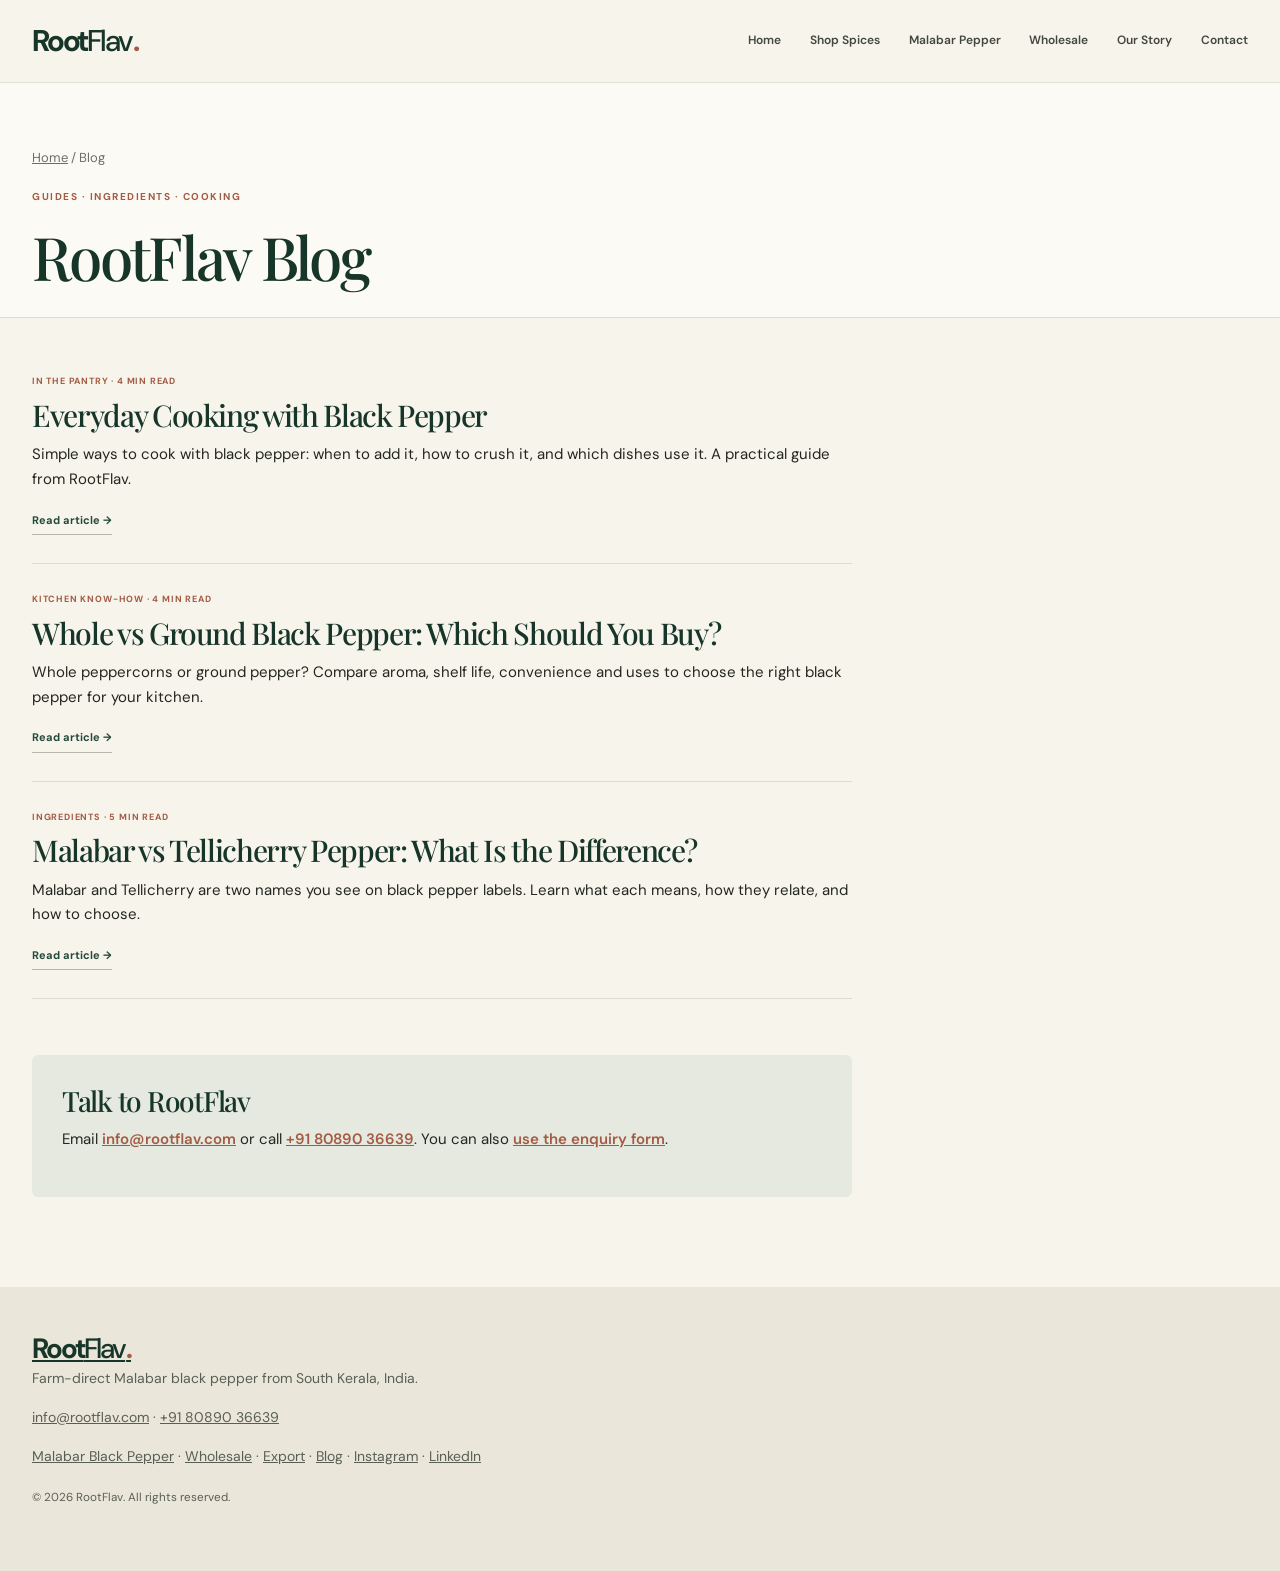
<file: blog/index.html>
<!doctype html>
<html lang="en-IN">
<head>
  <script async src="https://www.googletagmanager.com/gtm.js?id=GTM-N55T6JTH"></script>
<script>
  window.dataLayer = window.dataLayer || [];
  function gtag(){dataLayer.push(arguments);}
  gtag('js', new Date());
</script>
  <meta charset="utf-8">
  <meta name="viewport" content="width=device-width, initial-scale=1">
  <meta name="theme-color" content="#f7f4ec">
  <title>RootFlav Blog: Black Pepper Guides, Kerala Spices and Cooking Tips</title>
  <meta name="description" content="Guides and tips on Malabar black pepper, Kerala spices, storage and everyday cooking, from RootFlav.">
  <meta name="robots" content="index, follow, max-image-preview:large">
  <link rel="canonical" href="https://rootflav.com/blog/">
  <meta property="og:site_name" content="RootFlav">
  <meta property="og:locale" content="en_IN">
  <meta property="og:type" content="website">
  <meta property="og:title" content="RootFlav Blog: Black Pepper Guides, Kerala Spices and Cooking Tips">
  <meta property="og:description" content="Guides and tips on Malabar black pepper, Kerala spices, storage and everyday cooking, from RootFlav.">
  <meta property="og:url" content="https://rootflav.com/blog/">
  <meta property="og:image" content="https://rootflav.com/images/spices-herov2.jpg">
  <meta name="twitter:card" content="summary_large_image">
  <link rel="preconnect" href="https://fonts.googleapis.com">
  <link rel="preconnect" href="https://fonts.gstatic.com" crossorigin>
  <link href="https://fonts.googleapis.com/css2?family=DM+Sans:wght@400;500;600;700&family=Playfair+Display:wght@500;600;700&display=swap" rel="stylesheet">
  <link rel="stylesheet" href="/styles.css">
  <script type="application/ld+json">{
  "@context": "https://schema.org",
  "@graph": [
    {
      "@type": "Organization",
      "@id": "https://rootflav.com/#organization",
      "name": "RootFlav",
      "url": "https://rootflav.com/",
      "email": "info@rootflav.com",
      "telephone": "+918089036639"
    },
    {
      "@type": "BreadcrumbList",
      "itemListElement": [
        {
          "@type": "ListItem",
          "position": 1,
          "name": "Home",
          "item": "https://rootflav.com/"
        },
        {
          "@type": "ListItem",
          "position": 2,
          "name": "Blog",
          "item": "https://rootflav.com/blog/"
        }
      ]
    },
    {
      "@type": "CollectionPage",
      "@id": "https://rootflav.com/blog/#webpage",
      "url": "https://rootflav.com/blog/",
      "name": "RootFlav Blog",
      "inLanguage": "en-IN"
    }
  ]
}</script>
</head>
<body>
  <a class="skip-link" href="#main-content">Skip to content</a>
  <header class="site-header sub-header">
    <div class="container nav-shell">
      <a class="wordmark" href="/" aria-label="RootFlav home">Root<span>Flav</span><i aria-hidden="true">.</i></a>
      <nav class="main-nav" aria-label="Main navigation">
        <a href="/">Home</a>
        <a href="/#shop">Shop Spices</a>
        <a href="/malabar-black-pepper/">Malabar Pepper</a>
        <a href="/wholesale/">Wholesale</a>
        <a href="/#story">Our Story</a>
        <a href="/#inquiry-form">Contact</a>
      </nav>
    </div>
  </header>
  <main id="main-content">
    <section class="sub-hero">
      <div class="container">
        <nav class="breadcrumbs" aria-label="Breadcrumb"><a href="/">Home</a> <span aria-hidden="true">/</span> <span>Blog</span></nav>
        <p class="eyebrow">Guides · Ingredients · Cooking</p>
        <h1>RootFlav Blog</h1>
      </div>
    </section>
    <div class="container sub-body">
      <div class="blog-list"><article class="blog-card"><p class="journal-category">In the pantry · 4 min read</p><h2><a href="/blog/cooking-with-black-pepper/">Everyday Cooking with Black Pepper</a></h2><p>Simple ways to cook with black pepper: when to add it, how to crush it, and which dishes use it. A practical guide from RootFlav.</p><a class="text-link" href="/blog/cooking-with-black-pepper/">Read article →</a></article><article class="blog-card"><p class="journal-category">Kitchen know-how · 4 min read</p><h2><a href="/blog/whole-vs-ground-black-pepper/">Whole vs Ground Black Pepper: Which Should You Buy?</a></h2><p>Whole peppercorns or ground pepper? Compare aroma, shelf life, convenience and uses to choose the right black pepper for your kitchen.</p><a class="text-link" href="/blog/whole-vs-ground-black-pepper/">Read article →</a></article><article class="blog-card"><p class="journal-category">Ingredients · 5 min read</p><h2><a href="/blog/malabar-vs-tellicherry-pepper/">Malabar vs Tellicherry Pepper: What Is the Difference?</a></h2><p>Malabar and Tellicherry are two names you see on black pepper labels. Learn what each means, how they relate, and how to choose.</p><a class="text-link" href="/blog/malabar-vs-tellicherry-pepper/">Read article →</a></article></div>
      <div class="sub-cta"><h2>Talk to RootFlav</h2><p>Email <a href="mailto:info@rootflav.com">info@rootflav.com</a> or call <a href="tel:+918089036639">+91 80890 36639</a>. You can also <a href="/#inquiry-form">use the enquiry form</a>.</p></div>
    </div>
  </main>
  <footer class="site-footer">
    <div class="container sub-footer">
      <a class="wordmark wordmark-footer" href="/" aria-label="RootFlav home">Root<span>Flav</span><i aria-hidden="true">.</i></a>
      <p>Farm-direct Malabar black pepper from South Kerala, India.</p>
      <p><a href="mailto:info@rootflav.com">info@rootflav.com</a> · <a href="tel:+918089036639">+91 80890 36639</a></p>
      <p class="sub-footer-links"><a href="/malabar-black-pepper/">Malabar Black Pepper</a> · <a href="/wholesale/">Wholesale</a> · <a href="/export/">Export</a> · <a href="/blog/">Blog</a> · <a href="https://www.instagram.com/rootflav/" rel="noopener noreferrer">Instagram</a> · <a href="https://www.linkedin.com/company/rootflav/" rel="noopener noreferrer">LinkedIn</a></p>
      <p><small>© 2026 RootFlav. All rights reserved.</small></p>
    </div>
  </footer>
</body>
</html>
</file>
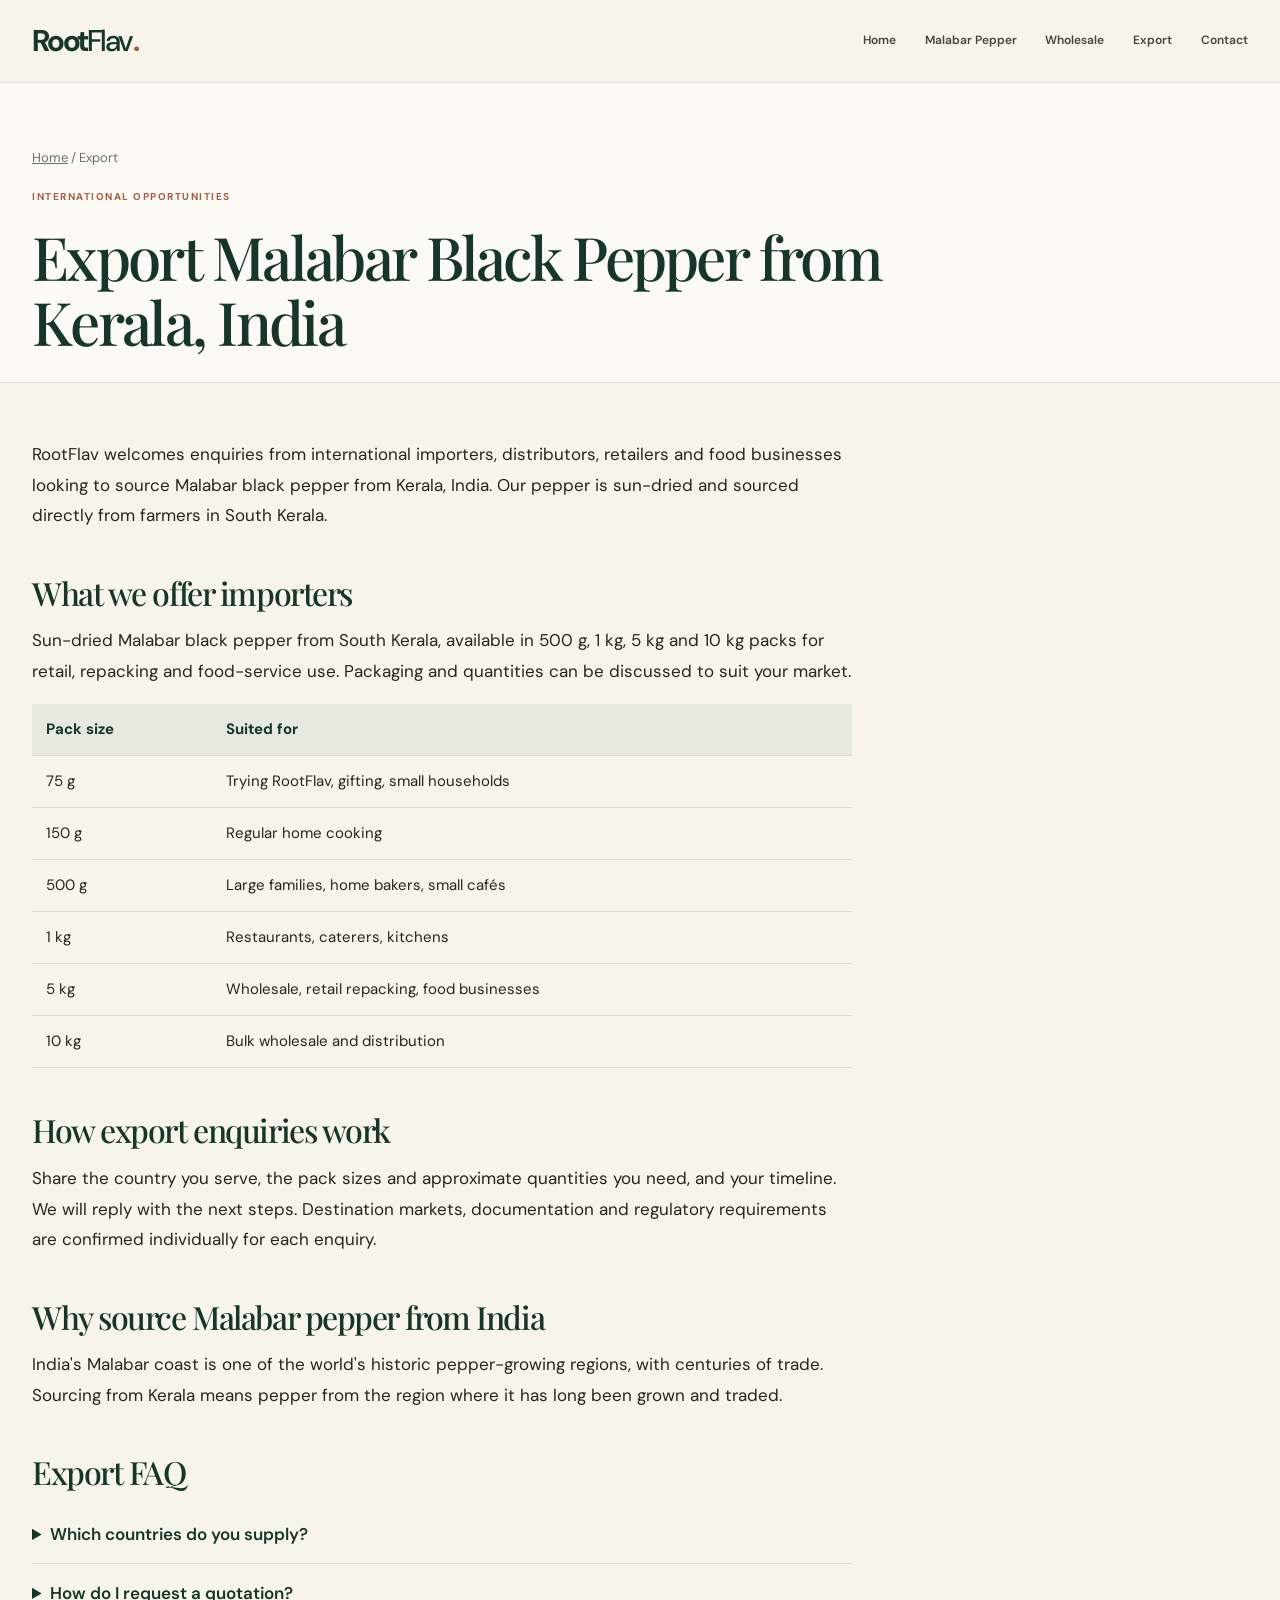
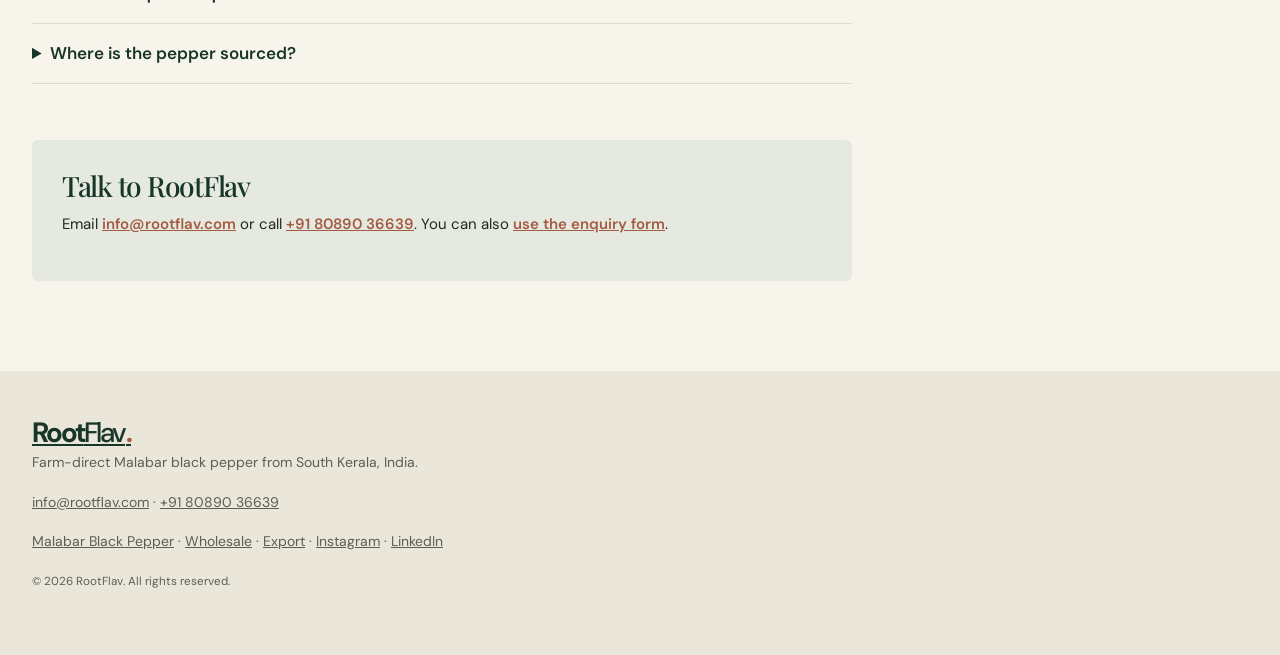
<file: export/index.html>
<!doctype html>
<html lang="en-IN">
<head>
  <script async src="https://www.googletagmanager.com/gtm.js?id=GTM-N55T6JTH"></script>
<script>
  window.dataLayer = window.dataLayer || [];
  function gtag(){dataLayer.push(arguments);}
  gtag('js', new Date());
</script>
  <meta charset="utf-8">
  <meta name="viewport" content="width=device-width, initial-scale=1">
  <meta name="theme-color" content="#f7f4ec">
  <title>Export Malabar Black Pepper from Kerala, India | RootFlav</title>
  <meta name="description" content="Source sun-dried Malabar black pepper from Kerala, India. RootFlav welcomes enquiries from importers, distributors and food businesses worldwide.">
  <meta name="robots" content="index, follow, max-image-preview:large">
  <link rel="canonical" href="https://rootflav.com/export/">
  <meta property="og:site_name" content="RootFlav">
  <meta property="og:locale" content="en_IN">
  <meta property="og:type" content="website">
  <meta property="og:title" content="Export Malabar Black Pepper from Kerala, India | RootFlav">
  <meta property="og:description" content="Source sun-dried Malabar black pepper from Kerala, India. RootFlav welcomes enquiries from importers, distributors and food businesses worldwide.">
  <meta property="og:url" content="https://rootflav.com/export/">
  <meta property="og:image" content="https://rootflav.com/images/spices-herov2.jpg">
  <meta name="twitter:card" content="summary_large_image">
  <link rel="preconnect" href="https://fonts.googleapis.com">
  <link rel="preconnect" href="https://fonts.gstatic.com" crossorigin>
  <link href="https://fonts.googleapis.com/css2?family=DM+Sans:wght@400;500;600;700&family=Playfair+Display:wght@500;600;700&display=swap" rel="stylesheet">
  <link rel="stylesheet" href="/styles.css">
  <script type="application/ld+json">{
  "@context": "https://schema.org",
  "@graph": [
    {
      "@type": "Organization",
      "@id": "https://rootflav.com/#organization",
      "name": "RootFlav",
      "url": "https://rootflav.com/",
      "email": "info@rootflav.com",
      "telephone": "+918089036639"
    },
    {
      "@type": "BreadcrumbList",
      "itemListElement": [
        {
          "@type": "ListItem",
          "position": 1,
          "name": "Home",
          "item": "https://rootflav.com/"
        },
        {
          "@type": "ListItem",
          "position": 2,
          "name": "Export",
          "item": "https://rootflav.com/export/"
        }
      ]
    },
    {
      "@type": "WebPage",
      "@id": "https://rootflav.com/export/#webpage",
      "url": "https://rootflav.com/export/",
      "name": "Export Malabar Black Pepper from Kerala, India | RootFlav",
      "description": "Source sun-dried Malabar black pepper from Kerala, India. RootFlav welcomes enquiries from importers, distributors and food businesses worldwide.",
      "inLanguage": "en-IN",
      "isPartOf": {
        "@id": "https://rootflav.com/#website"
      }
    }
  ]
}</script>
</head>
<body>
  <a class="skip-link" href="#main-content">Skip to content</a>
  <header class="site-header sub-header">
    <div class="container nav-shell">
      <a class="wordmark" href="/" aria-label="RootFlav home">Root<span>Flav</span><i aria-hidden="true">.</i></a>
      <nav class="main-nav" aria-label="Main navigation">
        <a href="/">Home</a>
        <a href="/malabar-black-pepper/">Malabar Pepper</a>
        <a href="/wholesale/">Wholesale</a>
        <a href="/export/">Export</a>
        <a href="/#inquiry-form">Contact</a>
      </nav>
    </div>
  </header>
  <main id="main-content">
    <section class="sub-hero">
      <div class="container">
        <nav class="breadcrumbs" aria-label="Breadcrumb"><a href="/">Home</a> <span aria-hidden="true">/</span> <span>Export</span></nav>
        <p class="eyebrow">International opportunities</p>
        <h1>Export Malabar Black Pepper from Kerala, India</h1>
      </div>
    </section>
    <div class="container sub-body">
      <div class="seo-prose">
        <p>RootFlav welcomes enquiries from international importers, distributors, retailers and food businesses looking to source Malabar black pepper from Kerala, India. Our pepper is sun-dried and sourced directly from farmers in South Kerala.</p>
        <h2>What we offer importers</h2>
        <p>Sun-dried Malabar black pepper from South Kerala, available in 500 g, 1 kg, 5 kg and 10 kg packs for retail, repacking and food-service use. Packaging and quantities can be discussed to suit your market.</p>
        <table class="pack-table"><thead><tr><th scope="col">Pack size</th><th scope="col">Suited for</th></tr></thead><tbody><tr><td>75 g</td><td>Trying RootFlav, gifting, small households</td></tr><tr><td>150 g</td><td>Regular home cooking</td></tr><tr><td>500 g</td><td>Large families, home bakers, small cafés</td></tr><tr><td>1 kg</td><td>Restaurants, caterers, kitchens</td></tr><tr><td>5 kg</td><td>Wholesale, retail repacking, food businesses</td></tr><tr><td>10 kg</td><td>Bulk wholesale and distribution</td></tr></tbody></table>
        <h2>How export enquiries work</h2>
        <p>Share the country you serve, the pack sizes and approximate quantities you need, and your timeline. We will reply with the next steps. Destination markets, documentation and regulatory requirements are confirmed individually for each enquiry.</p>
        <h2>Why source Malabar pepper from India</h2>
        <p>India's Malabar coast is one of the world's historic pepper-growing regions, with centuries of trade. Sourcing from Kerala means pepper from the region where it has long been grown and traded.</p>
        <h2>Export FAQ</h2>
        <div class="faq">
          <details class="faq-item"><summary>Which countries do you supply?</summary><p>We welcome enquiries from any market. Destination countries, requirements and logistics are confirmed per enquiry.</p></details>
          <details class="faq-item"><summary>How do I request a quotation?</summary><p>Email info@rootflav.com or call +91 80890 36639 with your pack size, quantity and destination.</p></details>
          <details class="faq-item"><summary>Where is the pepper sourced?</summary><p>South Kerala, India, directly from farmers, and sun-dried.</p></details>
        </div>
      </div>
      <div class="sub-cta"><h2>Talk to RootFlav</h2><p>Email <a href="mailto:info@rootflav.com">info@rootflav.com</a> or call <a href="tel:+918089036639">+91 80890 36639</a>. You can also <a href="/#inquiry-form">use the enquiry form</a>.</p></div>
    </div>
  </main>
  <footer class="site-footer">
    <div class="container sub-footer">
      <a class="wordmark wordmark-footer" href="/" aria-label="RootFlav home">Root<span>Flav</span><i aria-hidden="true">.</i></a>
      <p>Farm-direct Malabar black pepper from South Kerala, India.</p>
      <p><a href="mailto:info@rootflav.com">info@rootflav.com</a> · <a href="tel:+918089036639">+91 80890 36639</a></p>
      <p class="sub-footer-links"><a href="/malabar-black-pepper/">Malabar Black Pepper</a> · <a href="/wholesale/">Wholesale</a> · <a href="/export/">Export</a> · <a href="https://www.instagram.com/rootflav/" rel="noopener noreferrer">Instagram</a> · <a href="https://www.linkedin.com/company/rootflav/" rel="noopener noreferrer">LinkedIn</a></p>
      <p><small>© 2026 RootFlav. All rights reserved.</small></p>
    </div>
  </footer>
</body>
</html>
</file>
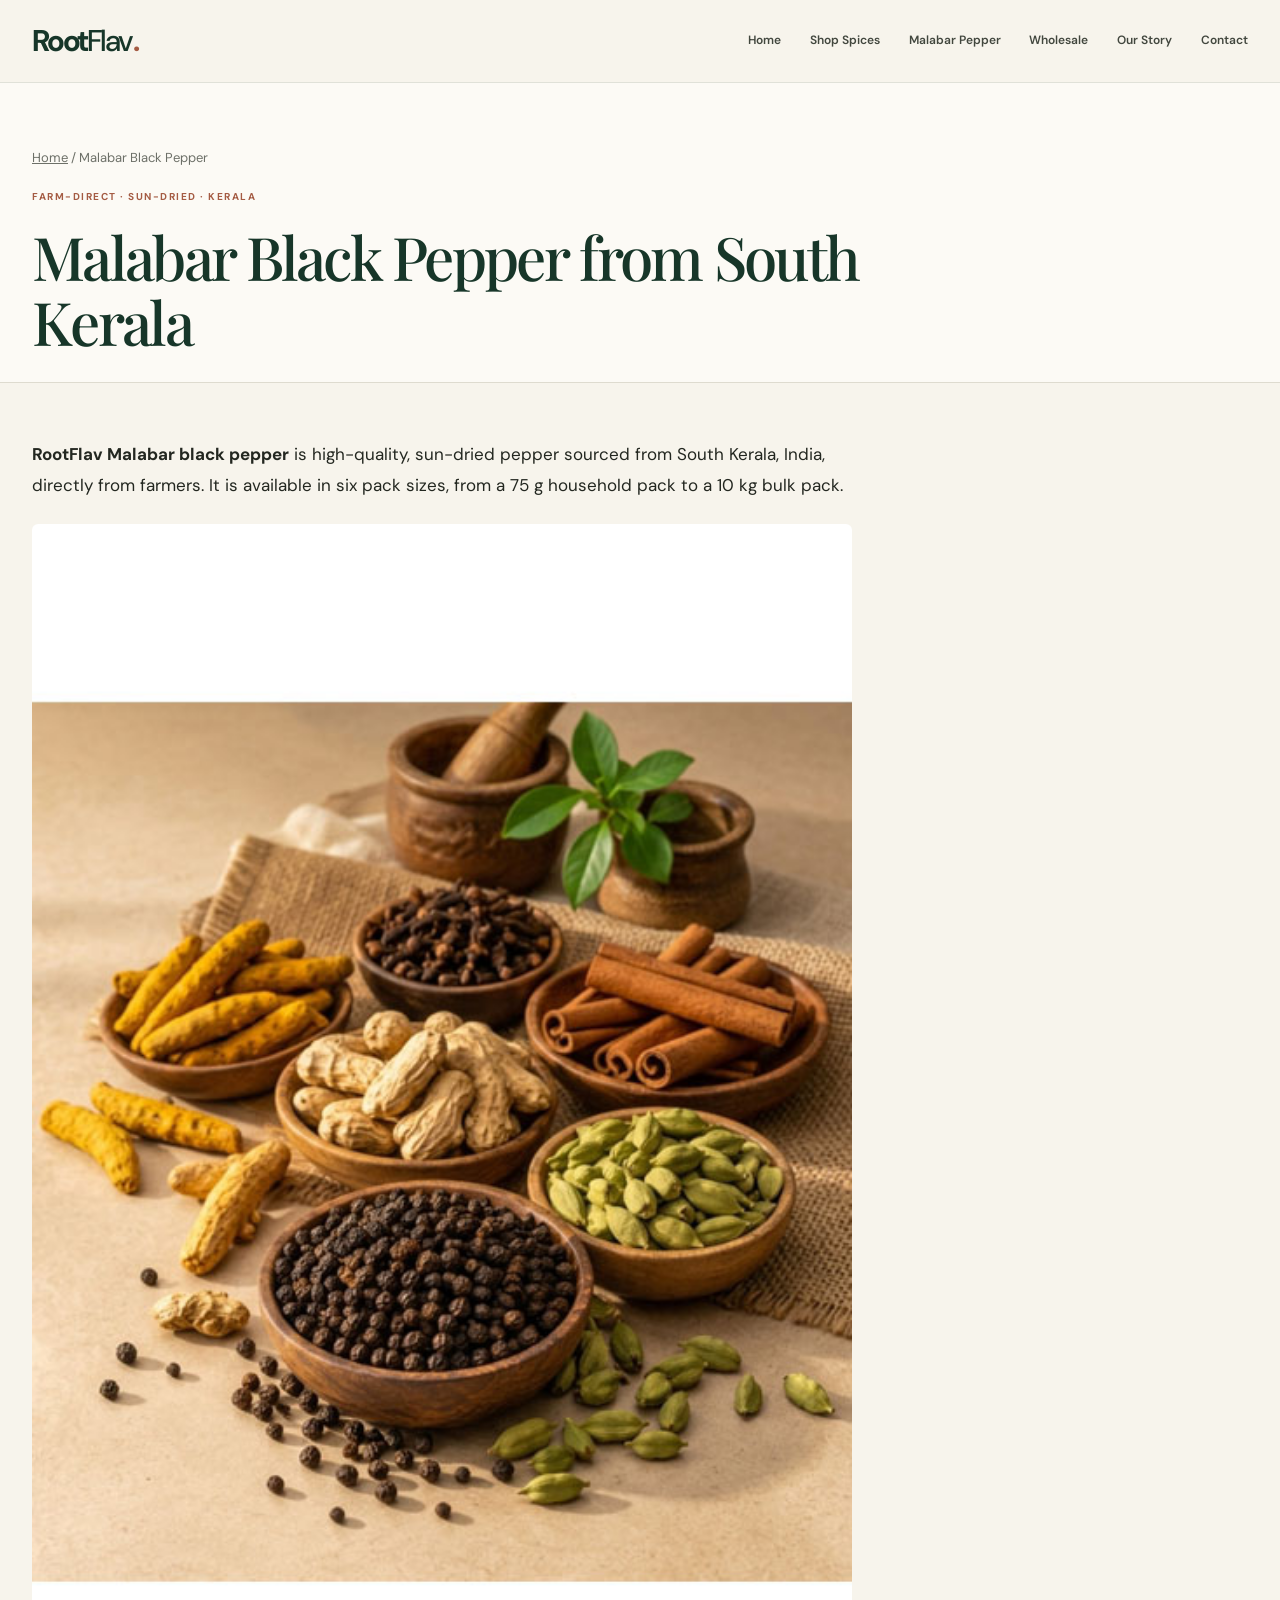
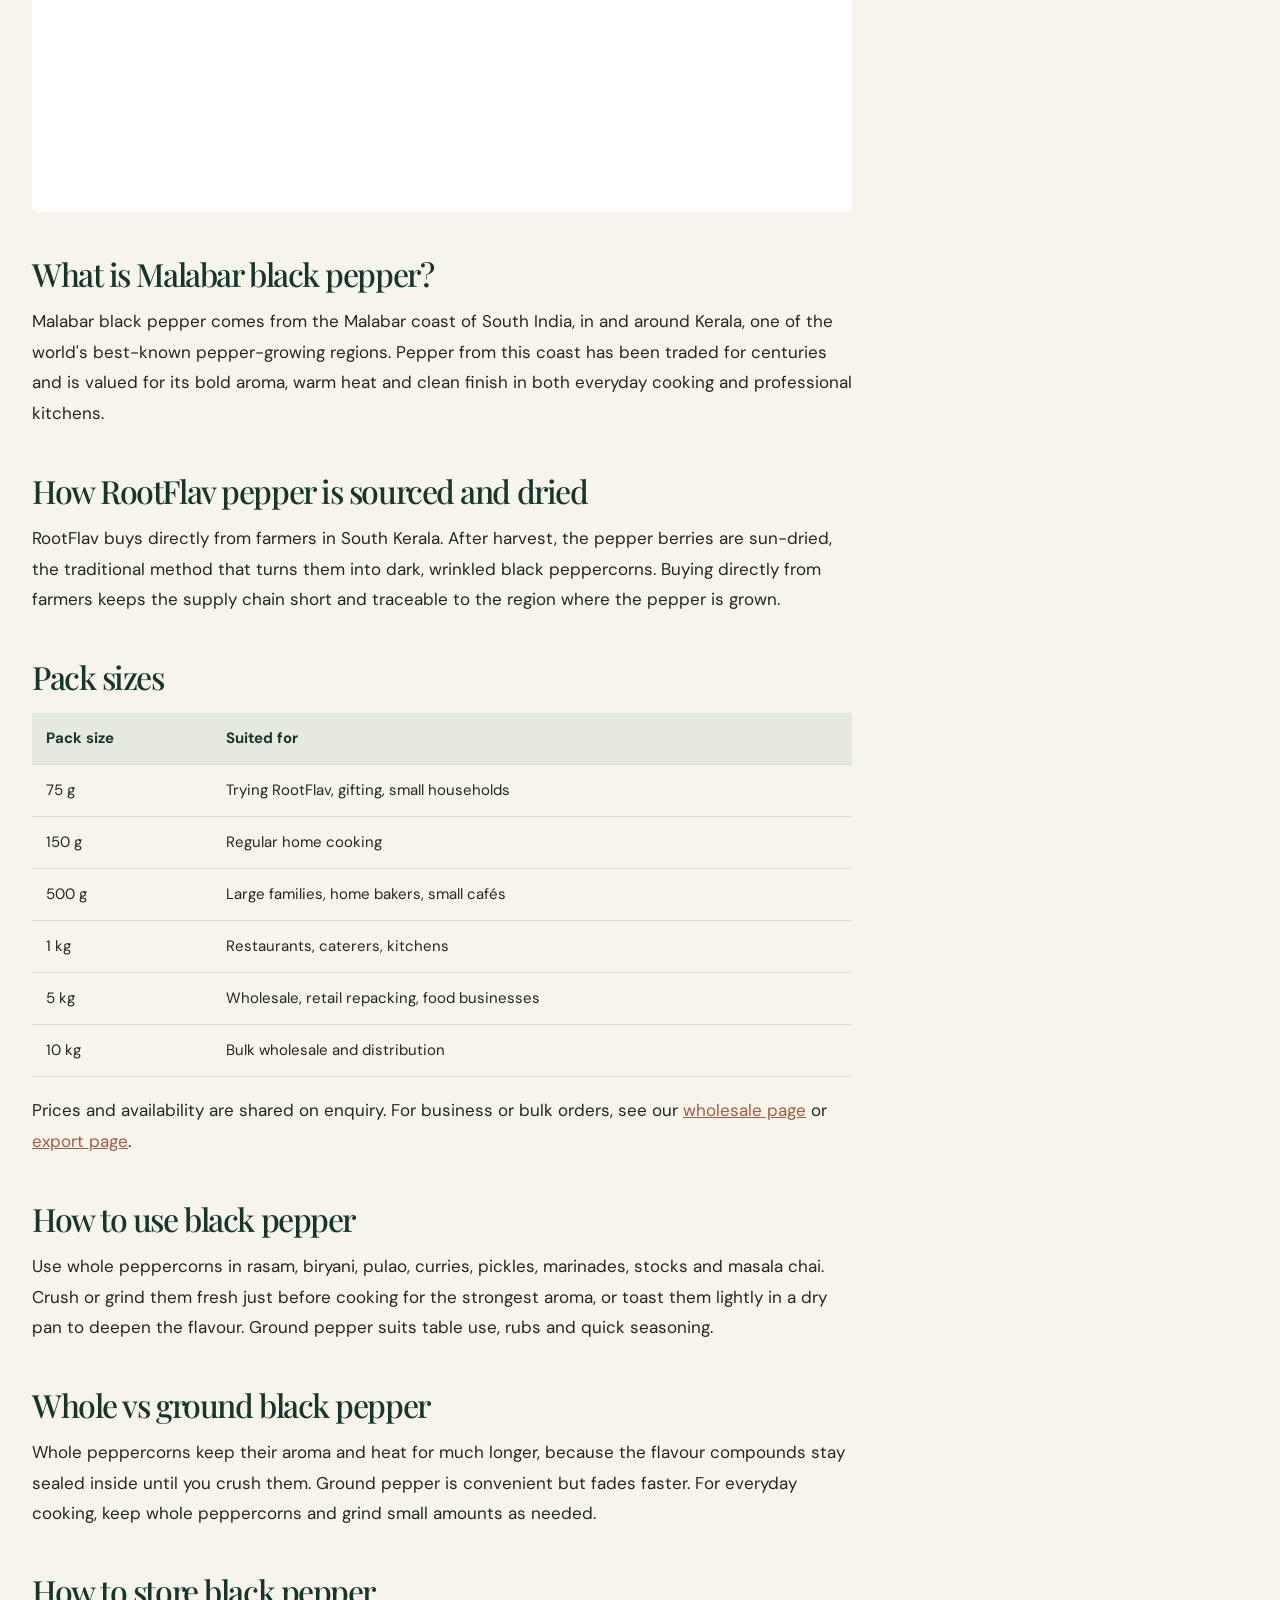
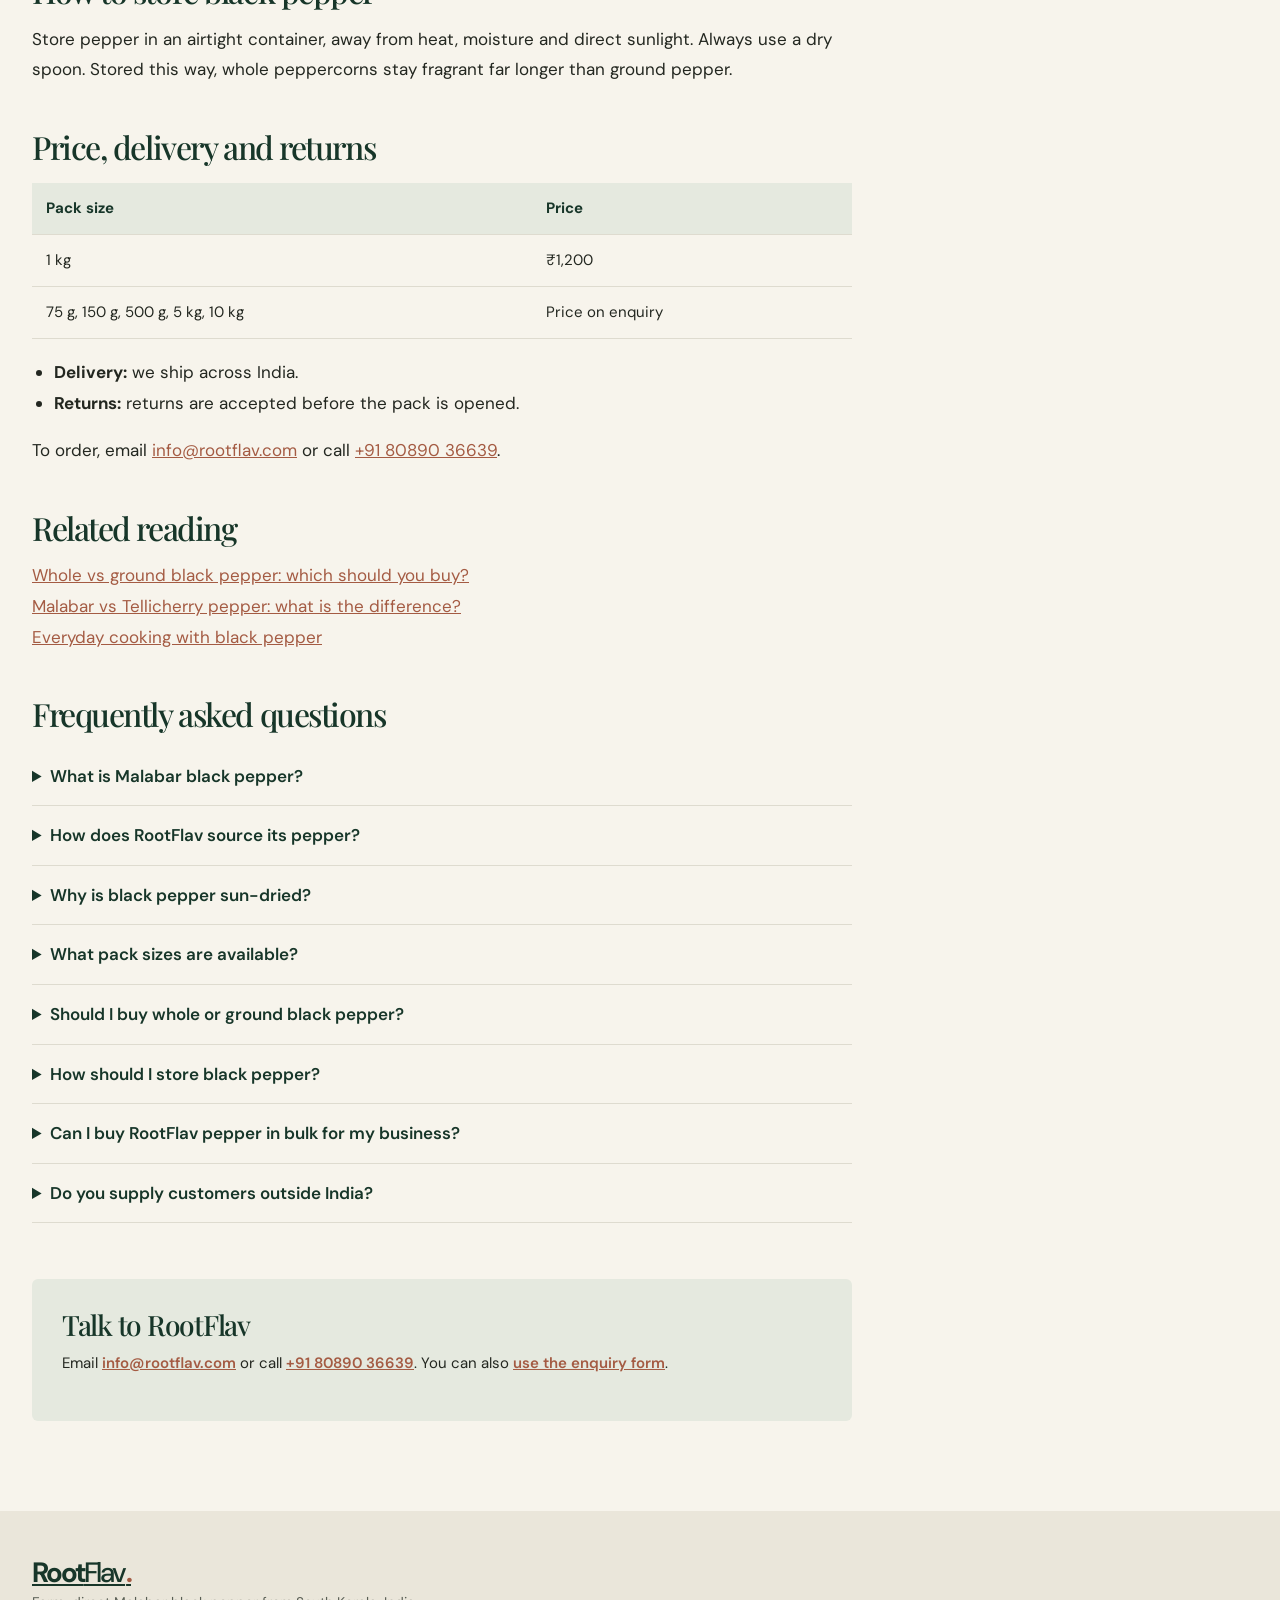
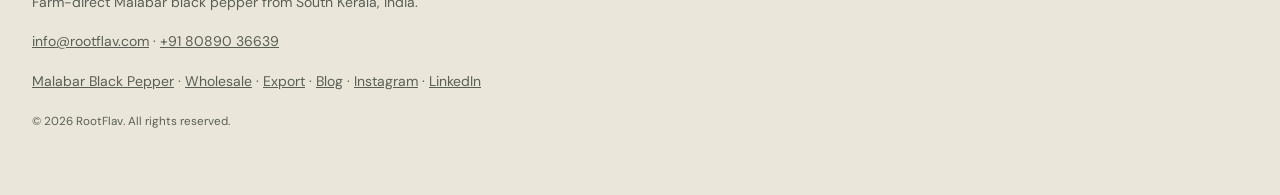
<file: malabar-black-pepper/index.htm>
<!doctype html>
<html lang="en-IN">
<head>
  <meta charset="utf-8">
  <meta name="viewport" content="width=device-width, initial-scale=1">
  <meta name="theme-color" content="#f7f4ec">
  <title>Malabar Black Pepper from Kerala – 1 kg ₹1,200, Sun-Dried | RootFlav</title>
  <meta name="description" content="Buy RootFlav Malabar black pepper: sun-dried, farm-direct from South Kerala. 1 kg ₹1,200, delivery across India. Packs from 75 g to 10 kg.">
  <meta name="robots" content="index, follow, max-image-preview:large">
  <link rel="canonical" href="https://rootflav.com/malabar-black-pepper/">
  <meta property="og:site_name" content="RootFlav">
  <meta property="og:locale" content="en_IN">
  <meta property="og:type" content="website">
  <meta property="og:title" content="Malabar Black Pepper from Kerala – 1 kg ₹1,200, Sun-Dried | RootFlav">
  <meta property="og:description" content="Buy RootFlav Malabar black pepper: sun-dried, farm-direct from South Kerala. 1 kg ₹1,200, delivery across India. Packs from 75 g to 10 kg.">
  <meta property="og:url" content="https://rootflav.com/malabar-black-pepper/">
  <meta property="og:image" content="https://rootflav.com/images/spices-herov2.jpg">
  <meta name="twitter:card" content="summary_large_image">
  <link rel="preconnect" href="https://fonts.googleapis.com">
  <link rel="preconnect" href="https://fonts.gstatic.com" crossorigin>
  <link href="https://fonts.googleapis.com/css2?family=DM+Sans:wght@400;500;600;700&family=Playfair+Display:wght@500;600;700&display=swap" rel="stylesheet">
  <link rel="stylesheet" href="/styles.css">
  <script type="application/ld+json">{
  "@context": "https://schema.org",
  "@graph": [
    {
      "@type": "Organization",
      "@id": "https://rootflav.com/#organization",
      "name": "RootFlav",
      "url": "https://rootflav.com/",
      "email": "info@rootflav.com",
      "telephone": "+918089036639"
    },
    {
      "@type": "BreadcrumbList",
      "itemListElement": [
        {
          "@type": "ListItem",
          "position": 1,
          "name": "Home",
          "item": "https://rootflav.com/"
        },
        {
          "@type": "ListItem",
          "position": 2,
          "name": "Malabar Black Pepper",
          "item": "https://rootflav.com/malabar-black-pepper/"
        }
      ]
    },
    {
      "@type": "WebPage",
      "@id": "https://rootflav.com/malabar-black-pepper/#webpage",
      "url": "https://rootflav.com/malabar-black-pepper/",
      "name": "Malabar Black Pepper from Kerala – 1 kg ₹1,200, Sun-Dried | RootFlav",
      "description": "Buy RootFlav Malabar black pepper: sun-dried, farm-direct from South Kerala. 1 kg ₹1,200, delivery across India. Packs from 75 g to 10 kg.",
      "inLanguage": "en-IN",
      "isPartOf": {
        "@id": "https://rootflav.com/#website"
      }
    },
    {
      "@type": "Product",
      "@id": "https://rootflav.com/malabar-black-pepper/#product",
      "name": "RootFlav Malabar Black Pepper 1 kg",
      "description": "High-quality, sun-dried Malabar black pepper sourced directly from farmers in South Kerala, India. 1 kg pack.",
      "image": "https://rootflav.com/images/spices-herov2.jpg",
      "brand": {
        "@type": "Brand",
        "name": "RootFlav"
      },
      "weight": {
        "@type": "QuantitativeValue",
        "value": 1,
        "unitCode": "KGM"
      },
      "offers": {
        "@type": "Offer",
        "url": "https://rootflav.com/malabar-black-pepper/",
        "price": "1200",
        "priceCurrency": "INR",
        "availability": "https://schema.org/InStock",
        "itemCondition": "https://schema.org/NewCondition",
        "seller": {
          "@id": "https://rootflav.com/#organization"
        }
      }
    },
    {
      "@type": "FAQPage",
      "mainEntity": [
        {
          "@type": "Question",
          "name": "What is Malabar black pepper?",
          "acceptedAnswer": {
            "@type": "Answer",
            "text": "Malabar black pepper is pepper (Piper nigrum) grown along the Malabar coast of South India, in and around Kerala. It has been traded for centuries and is known for its bold aroma and warm, lingering heat."
          }
        },
        {
          "@type": "Question",
          "name": "How does RootFlav source its pepper?",
          "acceptedAnswer": {
            "@type": "Answer",
            "text": "RootFlav sources pepper from South Kerala directly from farmers. The pepper is sun-dried."
          }
        },
        {
          "@type": "Question",
          "name": "Why is black pepper sun-dried?",
          "acceptedAnswer": {
            "@type": "Answer",
            "text": "After harvest, the green pepper berries are dried in the sun until they darken and wrinkle. Sun-drying is the traditional method and is what turns the berries into familiar black peppercorns."
          }
        },
        {
          "@type": "Question",
          "name": "What pack sizes are available?",
          "acceptedAnswer": {
            "@type": "Answer",
            "text": "RootFlav Malabar black pepper is offered in 75 g, 150 g, 500 g, 1 kg, 5 kg and 10 kg packs."
          }
        },
        {
          "@type": "Question",
          "name": "Should I buy whole or ground black pepper?",
          "acceptedAnswer": {
            "@type": "Answer",
            "text": "Whole peppercorns keep their aroma longer and can be freshly crushed or ground just before cooking. Ground pepper is more convenient but loses aroma faster."
          }
        },
        {
          "@type": "Question",
          "name": "How should I store black pepper?",
          "acceptedAnswer": {
            "@type": "Answer",
            "text": "Keep it in an airtight container away from heat, moisture and direct sunlight. Whole peppercorns stay fresh much longer than ground pepper."
          }
        },
        {
          "@type": "Question",
          "name": "Can I buy RootFlav pepper in bulk for my business?",
          "acceptedAnswer": {
            "@type": "Answer",
            "text": "Yes. 5 kg and 10 kg packs are available for restaurants, retailers and food businesses. Email info@rootflav.com or call +91 80890 36639 to discuss your requirements."
          }
        },
        {
          "@type": "Question",
          "name": "Do you supply customers outside India?",
          "acceptedAnswer": {
            "@type": "Answer",
            "text": "RootFlav welcomes enquiries from importers and distributors. Quantities, packaging, documentation and destination-market requirements are discussed individually."
          }
        }
      ]
    }
  ]
}</script>
</head>
<body>
  <a class="skip-link" href="#main-content">Skip to content</a>
  <header class="site-header sub-header">
    <div class="container nav-shell">
      <a class="wordmark" href="/" aria-label="RootFlav home">Root<span>Flav</span><i aria-hidden="true">.</i></a>
      <nav class="main-nav" aria-label="Main navigation">
        <a href="/">Home</a>
        <a href="/#shop">Shop Spices</a>
        <a href="/malabar-black-pepper/">Malabar Pepper</a>
        <a href="/wholesale/">Wholesale</a>
        <a href="/#story">Our Story</a>
        <a href="/#inquiry-form">Contact</a>
      </nav>
    </div>
  </header>
  <main id="main-content">
    <section class="sub-hero">
      <div class="container">
        <nav class="breadcrumbs" aria-label="Breadcrumb"><a href="/">Home</a> <span aria-hidden="true">/</span> <span>Malabar Black Pepper</span></nav>
        <p class="eyebrow">Farm-direct · Sun-dried · Kerala</p>
        <h1>Malabar Black Pepper from South Kerala</h1>
      </div>
    </section>
    <div class="container sub-body">
      <div class="seo-prose">
        <p><strong>RootFlav Malabar black pepper</strong> is high-quality, sun-dried pepper sourced from South Kerala, India, directly from farmers. It is available in six pack sizes, from a 75 g household pack to a 10 kg bulk pack.</p>
        <img class="sub-img" src="/images/spices-herov2.jpg" alt="RootFlav spices including black pepper arranged on a wooden surface" width="1200" height="800" loading="eager">
        <h2>What is Malabar black pepper?</h2>
        <p>Malabar black pepper comes from the Malabar coast of South India, in and around Kerala, one of the world's best-known pepper-growing regions. Pepper from this coast has been traded for centuries and is valued for its bold aroma, warm heat and clean finish in both everyday cooking and professional kitchens.</p>
        <h2>How RootFlav pepper is sourced and dried</h2>
        <p>RootFlav buys directly from farmers in South Kerala. After harvest, the pepper berries are sun-dried, the traditional method that turns them into dark, wrinkled black peppercorns. Buying directly from farmers keeps the supply chain short and traceable to the region where the pepper is grown.</p>
        <h2>Pack sizes</h2>
        <table class="pack-table"><thead><tr><th scope="col">Pack size</th><th scope="col">Suited for</th></tr></thead><tbody><tr><td>75 g</td><td>Trying RootFlav, gifting, small households</td></tr><tr><td>150 g</td><td>Regular home cooking</td></tr><tr><td>500 g</td><td>Large families, home bakers, small cafés</td></tr><tr><td>1 kg</td><td>Restaurants, caterers, kitchens</td></tr><tr><td>5 kg</td><td>Wholesale, retail repacking, food businesses</td></tr><tr><td>10 kg</td><td>Bulk wholesale and distribution</td></tr></tbody></table>
        <p>Prices and availability are shared on enquiry. For business or bulk orders, see our <a href="/wholesale/">wholesale page</a> or <a href="/export/">export page</a>.</p>
        <h2>How to use black pepper</h2>
        <p>Use whole peppercorns in rasam, biryani, pulao, curries, pickles, marinades, stocks and masala chai. Crush or grind them fresh just before cooking for the strongest aroma, or toast them lightly in a dry pan to deepen the flavour. Ground pepper suits table use, rubs and quick seasoning.</p>
        <h2>Whole vs ground black pepper</h2>
        <p>Whole peppercorns keep their aroma and heat for much longer, because the flavour compounds stay sealed inside until you crush them. Ground pepper is convenient but fades faster. For everyday cooking, keep whole peppercorns and grind small amounts as needed.</p>
        <h2>How to store black pepper</h2>
        <p>Store pepper in an airtight container, away from heat, moisture and direct sunlight. Always use a dry spoon. Stored this way, whole peppercorns stay fragrant far longer than ground pepper.</p>
        <h2>Price, delivery and returns</h2>
        <table class="pack-table"><thead><tr><th scope="col">Pack size</th><th scope="col">Price</th></tr></thead><tbody><tr><td>1 kg</td><td>₹1,200</td></tr><tr><td>75 g, 150 g, 500 g, 5 kg, 10 kg</td><td>Price on enquiry</td></tr></tbody></table>
        <ul>
          <li><strong>Delivery:</strong> we ship across India.</li>
          <li><strong>Returns:</strong> returns are accepted before the pack is opened.</li>
        </ul>
        <p>To order, email <a href="mailto:info@rootflav.com">info@rootflav.com</a> or call <a href="tel:+918089036639">+91 80890 36639</a>.</p>
        <h2>Related reading</h2>
        <p><a href="/blog/whole-vs-ground-black-pepper/">Whole vs ground black pepper: which should you buy?</a><br><a href="/blog/malabar-vs-tellicherry-pepper/">Malabar vs Tellicherry pepper: what is the difference?</a><br><a href="/blog/cooking-with-black-pepper/">Everyday cooking with black pepper</a></p>
        <h2>Frequently asked questions</h2>
        <div class="faq"><details class="faq-item"><summary>What is Malabar black pepper?</summary><p>Malabar black pepper is pepper (Piper nigrum) grown along the Malabar coast of South India, in and around Kerala. It has been traded for centuries and is known for its bold aroma and warm, lingering heat.</p></details><details class="faq-item"><summary>How does RootFlav source its pepper?</summary><p>RootFlav sources pepper from South Kerala directly from farmers. The pepper is sun-dried.</p></details><details class="faq-item"><summary>Why is black pepper sun-dried?</summary><p>After harvest, the green pepper berries are dried in the sun until they darken and wrinkle. Sun-drying is the traditional method and is what turns the berries into familiar black peppercorns.</p></details><details class="faq-item"><summary>What pack sizes are available?</summary><p>RootFlav Malabar black pepper is offered in 75 g, 150 g, 500 g, 1 kg, 5 kg and 10 kg packs.</p></details><details class="faq-item"><summary>Should I buy whole or ground black pepper?</summary><p>Whole peppercorns keep their aroma longer and can be freshly crushed or ground just before cooking. Ground pepper is more convenient but loses aroma faster.</p></details><details class="faq-item"><summary>How should I store black pepper?</summary><p>Keep it in an airtight container away from heat, moisture and direct sunlight. Whole peppercorns stay fresh much longer than ground pepper.</p></details><details class="faq-item"><summary>Can I buy RootFlav pepper in bulk for my business?</summary><p>Yes. 5 kg and 10 kg packs are available for restaurants, retailers and food businesses. Email info@rootflav.com or call +91 80890 36639 to discuss your requirements.</p></details><details class="faq-item"><summary>Do you supply customers outside India?</summary><p>RootFlav welcomes enquiries from importers and distributors. Quantities, packaging, documentation and destination-market requirements are discussed individually.</p></details></div>
      </div>
      <div class="sub-cta"><h2>Talk to RootFlav</h2><p>Email <a href="mailto:info@rootflav.com">info@rootflav.com</a> or call <a href="tel:+918089036639">+91 80890 36639</a>. You can also <a href="/#inquiry-form">use the enquiry form</a>.</p></div>
    </div>
  </main>
  <footer class="site-footer">
    <div class="container sub-footer">
      <a class="wordmark wordmark-footer" href="/" aria-label="RootFlav home">Root<span>Flav</span><i aria-hidden="true">.</i></a>
      <p>Farm-direct Malabar black pepper from South Kerala, India.</p>
      <p><a href="mailto:info@rootflav.com">info@rootflav.com</a> · <a href="tel:+918089036639">+91 80890 36639</a></p>
      <p class="sub-footer-links"><a href="/malabar-black-pepper/">Malabar Black Pepper</a> · <a href="/wholesale/">Wholesale</a> · <a href="/export/">Export</a> · <a href="/blog/">Blog</a> · <a href="https://www.instagram.com/rootflav/" rel="noopener noreferrer">Instagram</a> · <a href="https://www.linkedin.com/company/rootflav/" rel="noopener noreferrer">LinkedIn</a></p>
      <p><small>© 2026 RootFlav. All rights reserved.</small></p>
    </div>
  </footer>
</body>
</html>
</file>
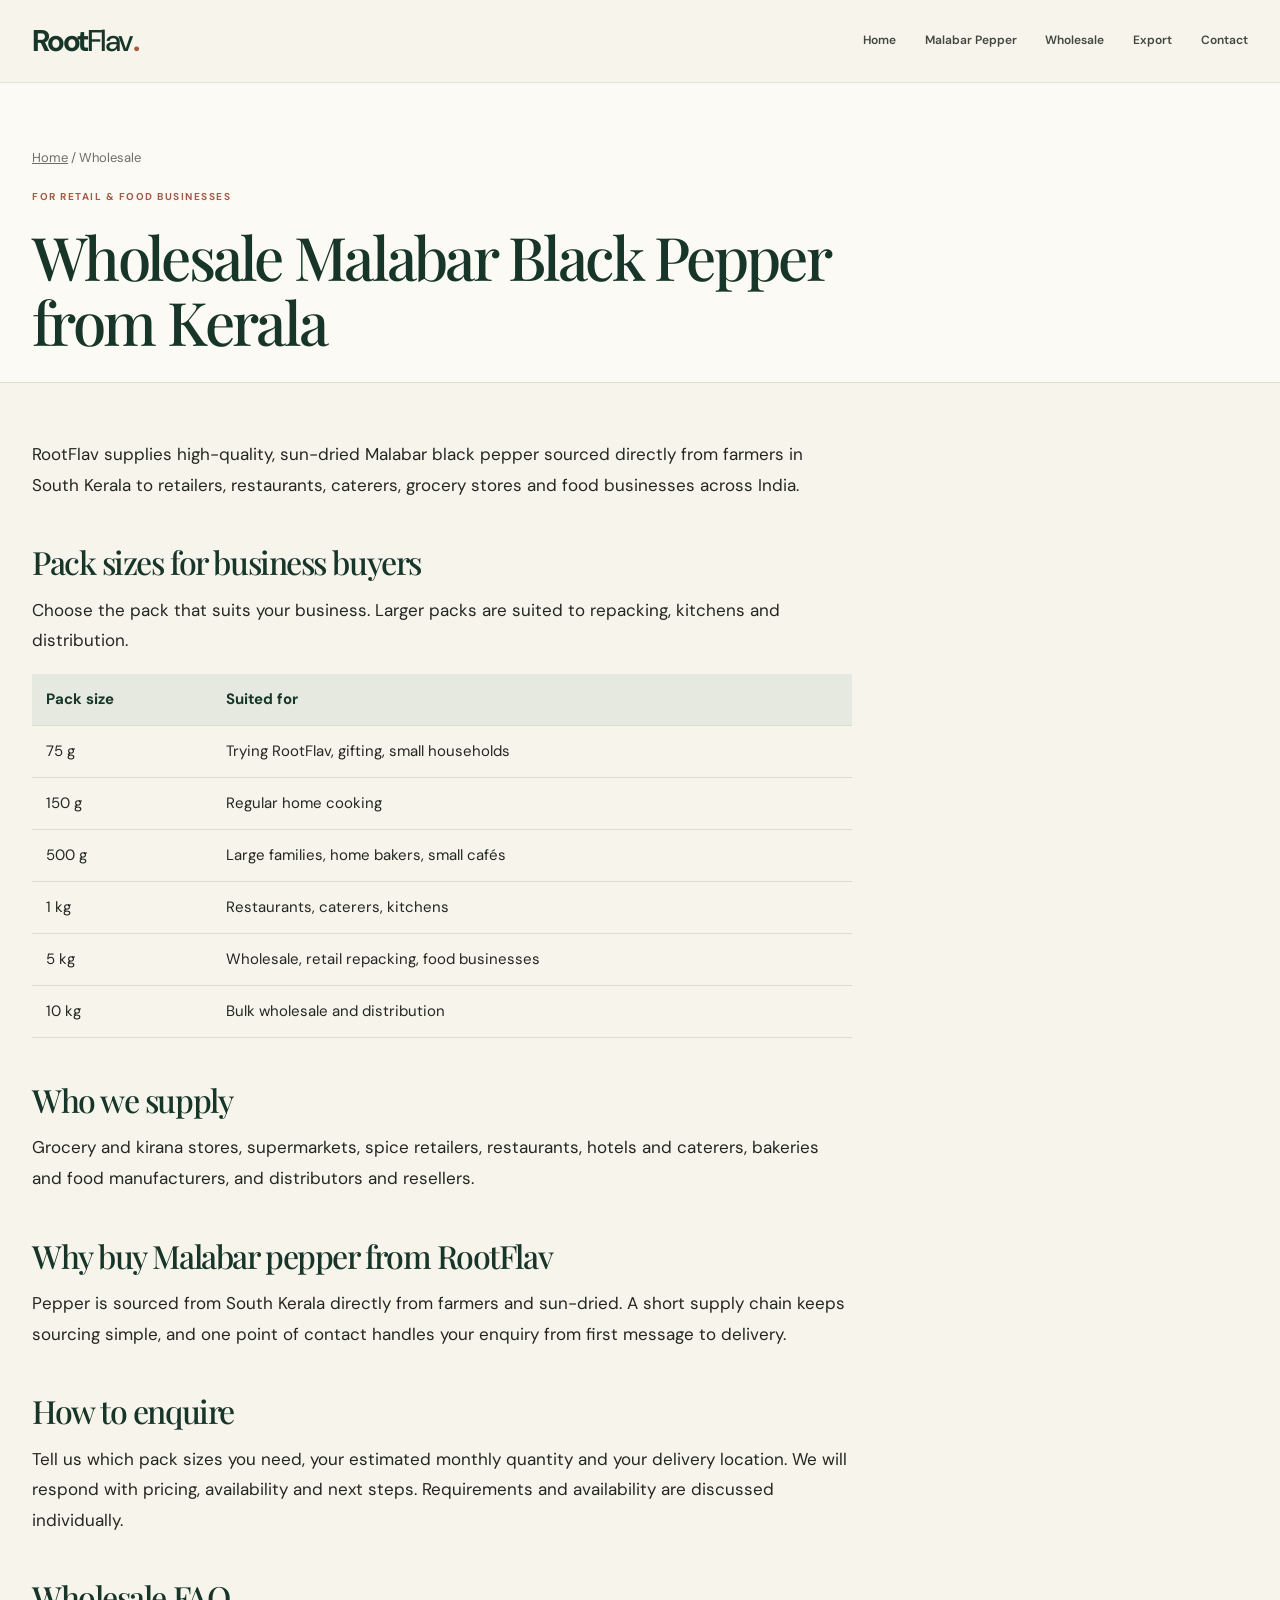
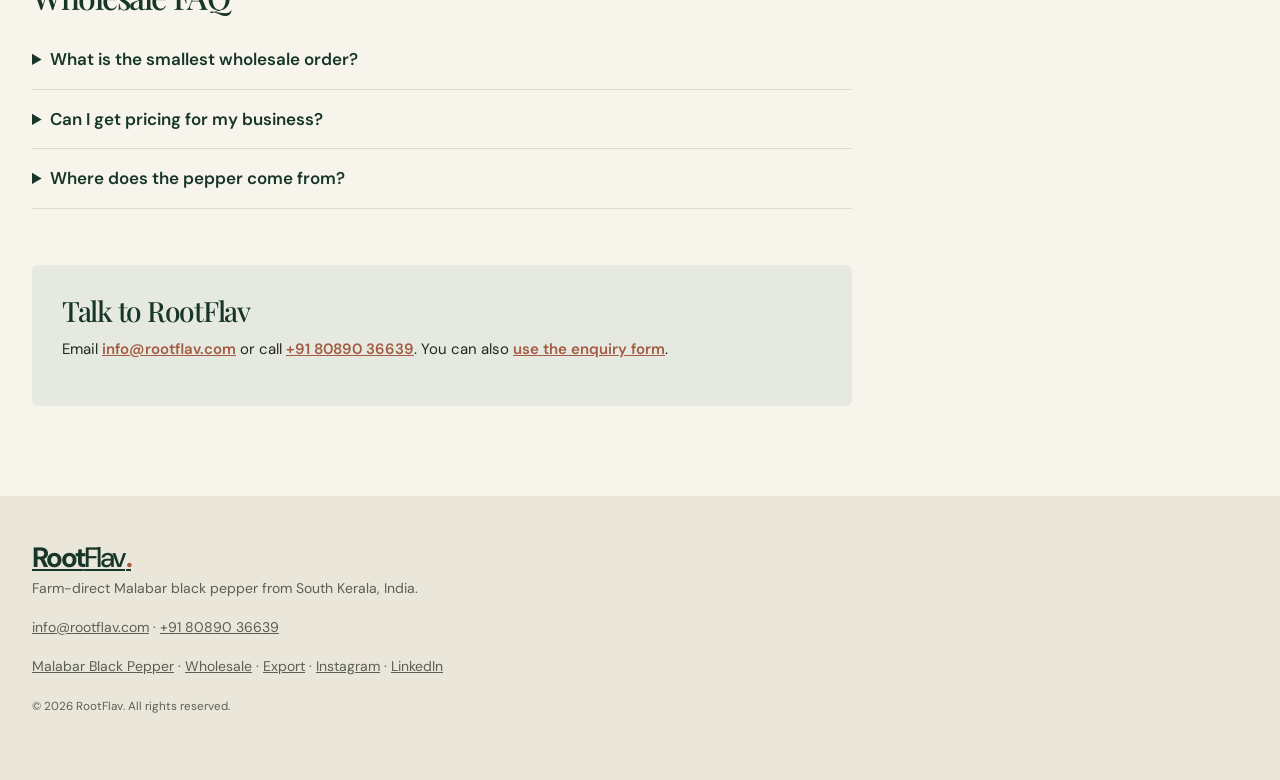
<file: wholesale/index.html>
<!doctype html>
<html lang="en-IN">
<head>
  <script async src="https://www.googletagmanager.com/gtm.js?id=GTM-N55T6JTH"></script>
<script>
  window.dataLayer = window.dataLayer || [];
  function gtag(){dataLayer.push(arguments);}
  gtag('js', new Date());
</script>
  <meta charset="utf-8">
  <meta name="viewport" content="width=device-width, initial-scale=1">
  <meta name="theme-color" content="#f7f4ec">
  <title>Wholesale Malabar Black Pepper Supplier, Kerala | RootFlav</title>
  <meta name="description" content="Wholesale Malabar black pepper from South Kerala. Sun-dried, farm-direct, in 5 kg and 10 kg bulk packs. Business pricing for retailers, restaurants and food businesses.">
  <meta name="robots" content="index, follow, max-image-preview:large">
  <link rel="canonical" href="https://rootflav.com/wholesale/">
  <meta property="og:site_name" content="RootFlav">
  <meta property="og:locale" content="en_IN">
  <meta property="og:type" content="website">
  <meta property="og:title" content="Wholesale Malabar Black Pepper Supplier, Kerala | RootFlav">
  <meta property="og:description" content="Wholesale Malabar black pepper from South Kerala. Sun-dried, farm-direct, in 5 kg and 10 kg bulk packs. Business pricing for retailers, restaurants and food businesses.">
  <meta property="og:url" content="https://rootflav.com/wholesale/">
  <meta property="og:image" content="https://rootflav.com/images/spices-herov2.jpg">
  <meta name="twitter:card" content="summary_large_image">
  <link rel="preconnect" href="https://fonts.googleapis.com">
  <link rel="preconnect" href="https://fonts.gstatic.com" crossorigin>
  <link href="https://fonts.googleapis.com/css2?family=DM+Sans:wght@400;500;600;700&family=Playfair+Display:wght@500;600;700&display=swap" rel="stylesheet">
  <link rel="stylesheet" href="/styles.css">
  <script type="application/ld+json">{
  "@context": "https://schema.org",
  "@graph": [
    {
      "@type": "Organization",
      "@id": "https://rootflav.com/#organization",
      "name": "RootFlav",
      "url": "https://rootflav.com/",
      "email": "info@rootflav.com",
      "telephone": "+918089036639"
    },
    {
      "@type": "BreadcrumbList",
      "itemListElement": [
        {
          "@type": "ListItem",
          "position": 1,
          "name": "Home",
          "item": "https://rootflav.com/"
        },
        {
          "@type": "ListItem",
          "position": 2,
          "name": "Wholesale",
          "item": "https://rootflav.com/wholesale/"
        }
      ]
    },
    {
      "@type": "WebPage",
      "@id": "https://rootflav.com/wholesale/#webpage",
      "url": "https://rootflav.com/wholesale/",
      "name": "Wholesale Malabar Black Pepper Supplier, Kerala | RootFlav",
      "description": "Wholesale Malabar black pepper from South Kerala. Sun-dried, farm-direct, in 5 kg and 10 kg bulk packs. Business pricing for retailers, restaurants and food businesses.",
      "inLanguage": "en-IN",
      "isPartOf": {
        "@id": "https://rootflav.com/#website"
      }
    }
  ]
}</script>
</head>
<body>
  <a class="skip-link" href="#main-content">Skip to content</a>
  <header class="site-header sub-header">
    <div class="container nav-shell">
      <a class="wordmark" href="/" aria-label="RootFlav home">Root<span>Flav</span><i aria-hidden="true">.</i></a>
      <nav class="main-nav" aria-label="Main navigation">
        <a href="/">Home</a>
        <a href="/malabar-black-pepper/">Malabar Pepper</a>
        <a href="/wholesale/">Wholesale</a>
        <a href="/export/">Export</a>
        <a href="/#inquiry-form">Contact</a>
      </nav>
    </div>
  </header>
  <main id="main-content">
    <section class="sub-hero">
      <div class="container">
        <nav class="breadcrumbs" aria-label="Breadcrumb"><a href="/">Home</a> <span aria-hidden="true">/</span> <span>Wholesale</span></nav>
        <p class="eyebrow">For retail & food businesses</p>
        <h1>Wholesale Malabar Black Pepper from Kerala</h1>
      </div>
    </section>
    <div class="container sub-body">
      <div class="seo-prose">
        <p>RootFlav supplies high-quality, sun-dried Malabar black pepper sourced directly from farmers in South Kerala to retailers, restaurants, caterers, grocery stores and food businesses across India.</p>
        <h2>Pack sizes for business buyers</h2>
        <p>Choose the pack that suits your business. Larger packs are suited to repacking, kitchens and distribution.</p>
        <table class="pack-table"><thead><tr><th scope="col">Pack size</th><th scope="col">Suited for</th></tr></thead><tbody><tr><td>75 g</td><td>Trying RootFlav, gifting, small households</td></tr><tr><td>150 g</td><td>Regular home cooking</td></tr><tr><td>500 g</td><td>Large families, home bakers, small cafés</td></tr><tr><td>1 kg</td><td>Restaurants, caterers, kitchens</td></tr><tr><td>5 kg</td><td>Wholesale, retail repacking, food businesses</td></tr><tr><td>10 kg</td><td>Bulk wholesale and distribution</td></tr></tbody></table>
        <h2>Who we supply</h2>
        <p>Grocery and kirana stores, supermarkets, spice retailers, restaurants, hotels and caterers, bakeries and food manufacturers, and distributors and resellers.</p>
        <h2>Why buy Malabar pepper from RootFlav</h2>
        <p>Pepper is sourced from South Kerala directly from farmers and sun-dried. A short supply chain keeps sourcing simple, and one point of contact handles your enquiry from first message to delivery.</p>
        <h2>How to enquire</h2>
        <p>Tell us which pack sizes you need, your estimated monthly quantity and your delivery location. We will respond with pricing, availability and next steps. Requirements and availability are discussed individually.</p>
        <h2>Wholesale FAQ</h2>
        <div class="faq">
          <details class="faq-item"><summary>What is the smallest wholesale order?</summary><p>Contact us with your requirement. Our 5 kg and 10 kg packs are designed for business buyers, and we discuss quantities individually.</p></details>
          <details class="faq-item"><summary>Can I get pricing for my business?</summary><p>Yes. Email info@rootflav.com or call +91 80890 36639 with your pack size and quantity, and we will share business pricing.</p></details>
          <details class="faq-item"><summary>Where does the pepper come from?</summary><p>South Kerala, India, sourced directly from farmers and sun-dried.</p></details>
        </div>
      </div>
      <div class="sub-cta"><h2>Talk to RootFlav</h2><p>Email <a href="mailto:info@rootflav.com">info@rootflav.com</a> or call <a href="tel:+918089036639">+91 80890 36639</a>. You can also <a href="/#inquiry-form">use the enquiry form</a>.</p></div>
    </div>
  </main>
  <footer class="site-footer">
    <div class="container sub-footer">
      <a class="wordmark wordmark-footer" href="/" aria-label="RootFlav home">Root<span>Flav</span><i aria-hidden="true">.</i></a>
      <p>Farm-direct Malabar black pepper from South Kerala, India.</p>
      <p><a href="mailto:info@rootflav.com">info@rootflav.com</a> · <a href="tel:+918089036639">+91 80890 36639</a></p>
      <p class="sub-footer-links"><a href="/malabar-black-pepper/">Malabar Black Pepper</a> · <a href="/wholesale/">Wholesale</a> · <a href="/export/">Export</a> · <a href="https://www.instagram.com/rootflav/" rel="noopener noreferrer">Instagram</a> · <a href="https://www.linkedin.com/company/rootflav/" rel="noopener noreferrer">LinkedIn</a></p>
      <p><small>© 2026 RootFlav. All rights reserved.</small></p>
    </div>
  </footer>
</body>
</html>
</file>
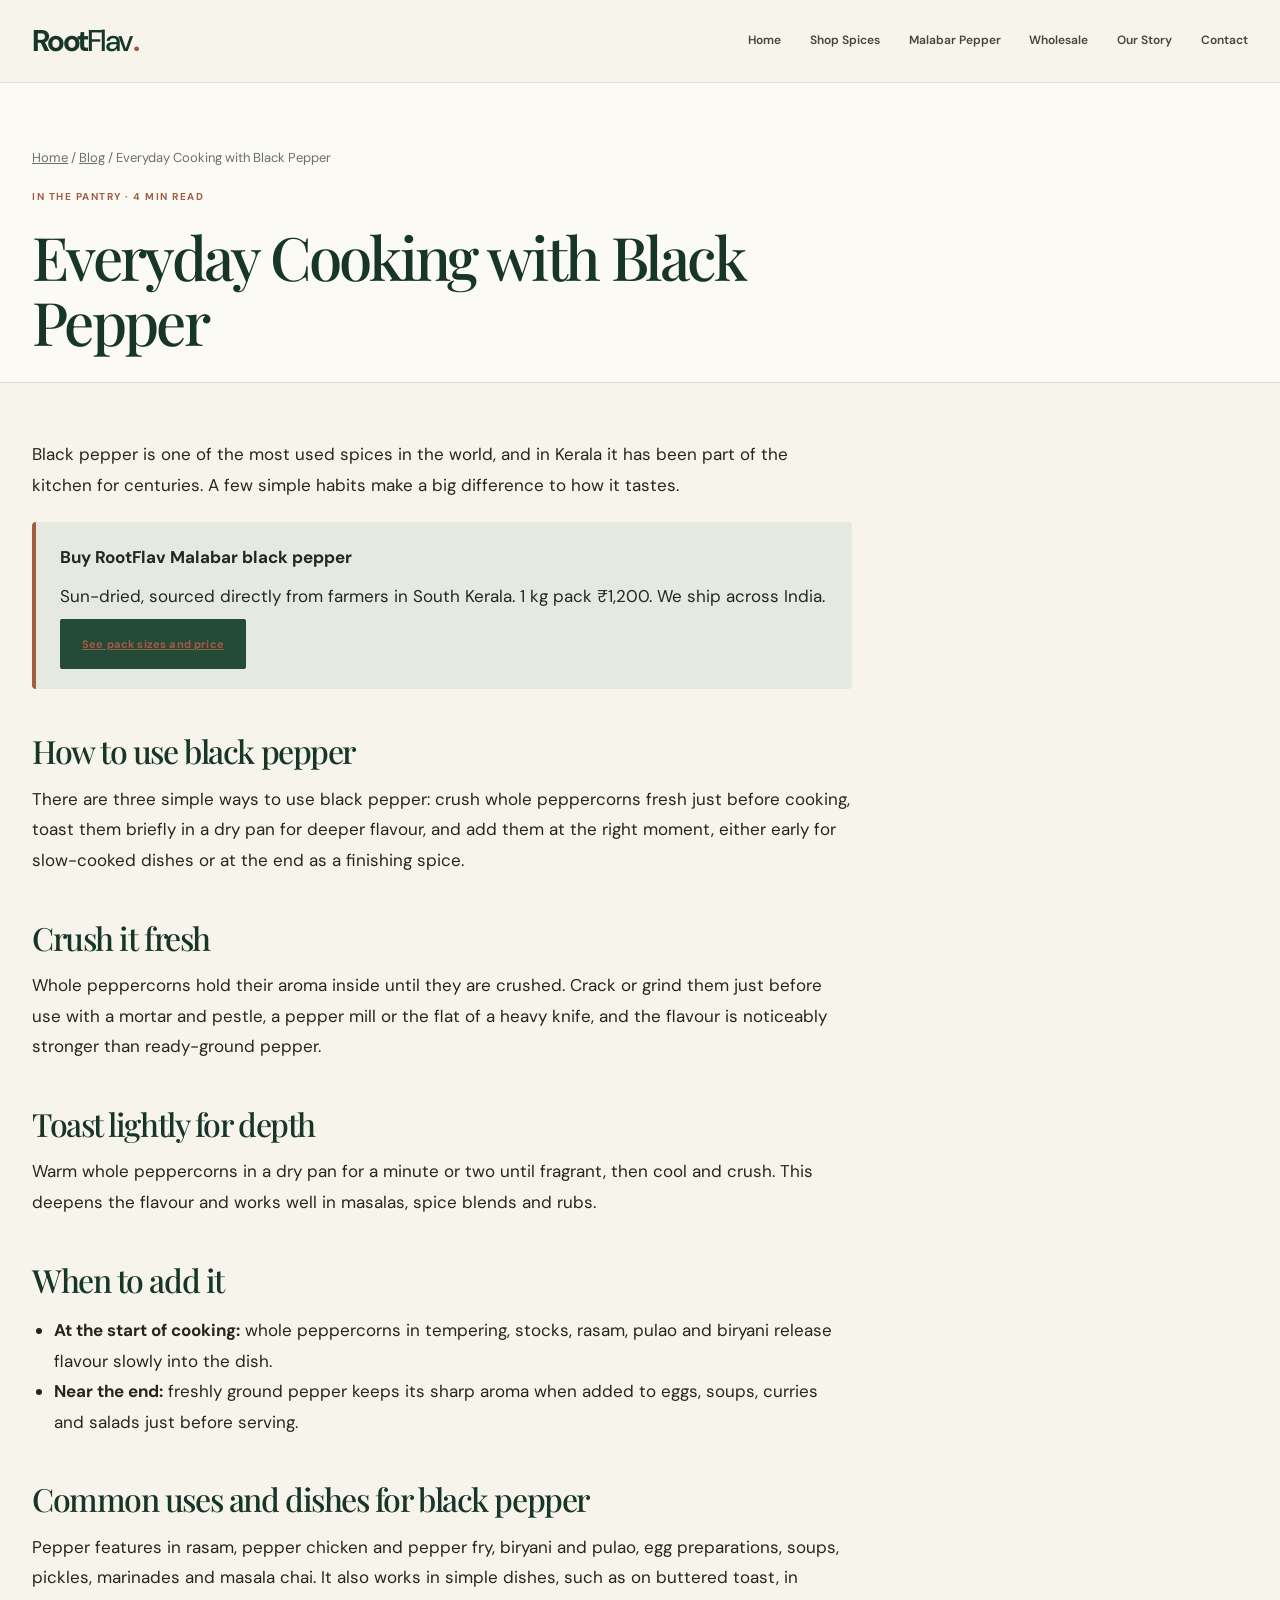
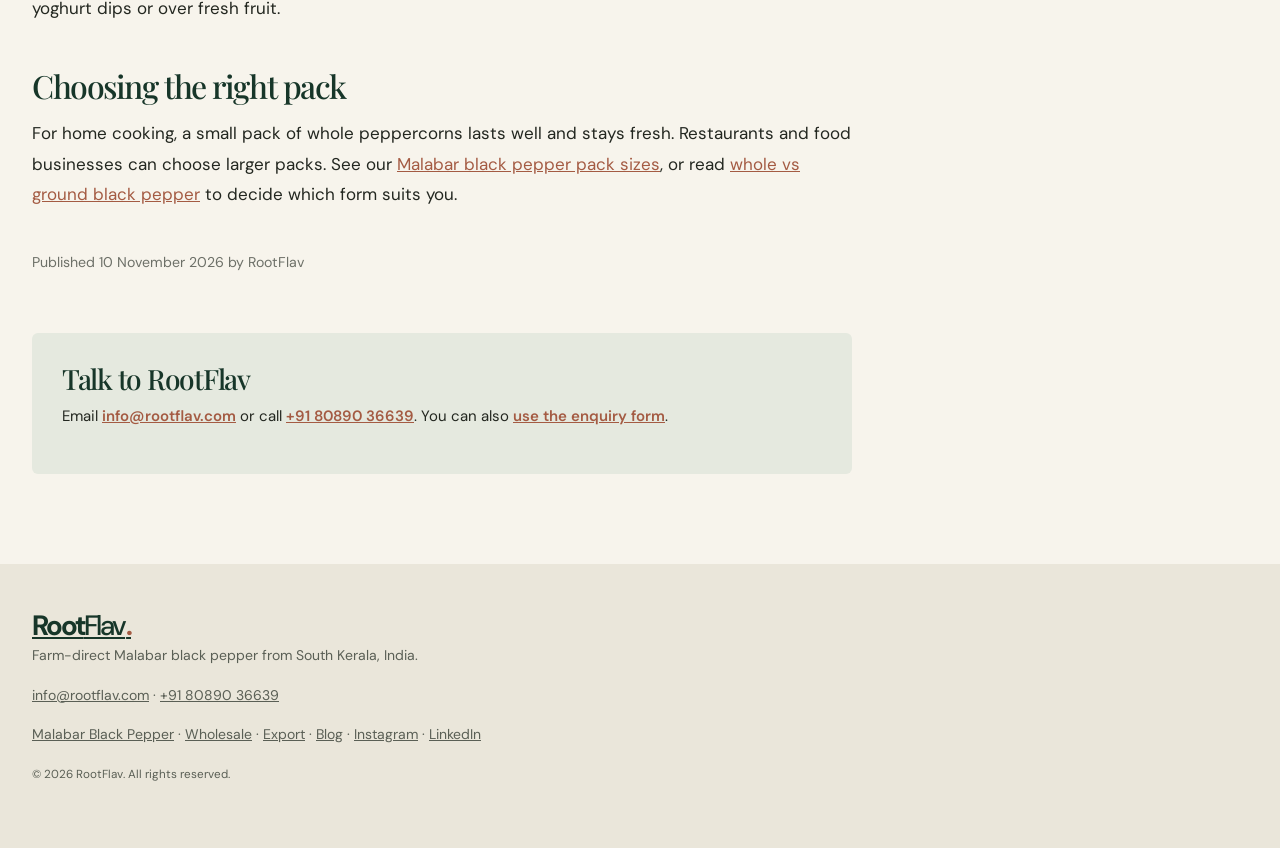
<file: blog/cooking-with-black-pepper/index.html>
<!doctype html>
<html lang="en-IN">
<head>
  <meta charset="utf-8">
  <meta name="viewport" content="width=device-width, initial-scale=1">
  <meta name="theme-color" content="#f7f4ec">
  <title>Everyday Cooking with Black Pepper: Uses and Tips | RootFlav</title>
  <meta name="description" content="Simple ways to cook with black pepper: when to add it, how to crush it, and which dishes use it. A practical guide from RootFlav.">
  <meta name="robots" content="index, follow, max-image-preview:large">
  <link rel="canonical" href="https://rootflav.com/blog/cooking-with-black-pepper/">
  <meta property="og:site_name" content="RootFlav">
  <meta property="og:locale" content="en_IN">
  <meta property="og:type" content="article">
  <meta property="og:title" content="Everyday Cooking with Black Pepper: Uses and Tips | RootFlav">
  <meta property="og:description" content="Simple ways to cook with black pepper: when to add it, how to crush it, and which dishes use it. A practical guide from RootFlav.">
  <meta property="og:url" content="https://rootflav.com/blog/cooking-with-black-pepper/">
  <meta property="og:image" content="https://rootflav.com/images/spices-herov2.jpg">
  <meta name="twitter:card" content="summary_large_image">
  <link rel="preconnect" href="https://fonts.googleapis.com">
  <link rel="preconnect" href="https://fonts.gstatic.com" crossorigin>
  <link href="https://fonts.googleapis.com/css2?family=DM+Sans:wght@400;500;600;700&family=Playfair+Display:wght@500;600;700&display=swap" rel="stylesheet">
  <link rel="stylesheet" href="/styles.css">
  <script type="application/ld+json">{
  "@context": "https://schema.org",
  "@graph": [
    {
      "@type": "Organization",
      "@id": "https://rootflav.com/#organization",
      "name": "RootFlav",
      "url": "https://rootflav.com/",
      "email": "info@rootflav.com",
      "telephone": "+918089036639"
    },
    {
      "@type": "BreadcrumbList",
      "itemListElement": [
        {
          "@type": "ListItem",
          "position": 1,
          "name": "Home",
          "item": "https://rootflav.com/"
        },
        {
          "@type": "ListItem",
          "position": 2,
          "name": "Blog",
          "item": "https://rootflav.com/blog/"
        },
        {
          "@type": "ListItem",
          "position": 3,
          "name": "Everyday Cooking with Black Pepper",
          "item": "https://rootflav.com/blog/cooking-with-black-pepper/"
        }
      ]
    },
    {
      "@type": "Article",
      "@id": "https://rootflav.com/blog/cooking-with-black-pepper/#article",
      "headline": "Everyday Cooking with Black Pepper",
      "description": "Simple ways to cook with black pepper: when to add it, how to crush it, and which dishes use it. A practical guide from RootFlav.",
      "datePublished": "2026-11-10",
      "dateModified": "2026-11-19",
      "inLanguage": "en-IN",
      "image": "https://rootflav.com/images/spices-herov2.jpg",
      "mainEntityOfPage": "https://rootflav.com/blog/cooking-with-black-pepper/",
      "author": {
        "@id": "https://rootflav.com/#organization"
      },
      "publisher": {
        "@id": "https://rootflav.com/#organization"
      }
    }
  ]
}</script>
</head>
<body>
  <a class="skip-link" href="#main-content">Skip to content</a>
  <header class="site-header sub-header">
    <div class="container nav-shell">
      <a class="wordmark" href="/" aria-label="RootFlav home">Root<span>Flav</span><i aria-hidden="true">.</i></a>
      <nav class="main-nav" aria-label="Main navigation">
        <a href="/">Home</a>
        <a href="/#shop">Shop Spices</a>
        <a href="/malabar-black-pepper/">Malabar Pepper</a>
        <a href="/wholesale/">Wholesale</a>
        <a href="/#story">Our Story</a>
        <a href="/#inquiry-form">Contact</a>
      </nav>
    </div>
  </header>
  <main id="main-content">
    <section class="sub-hero">
      <div class="container">
        <nav class="breadcrumbs" aria-label="Breadcrumb"><a href="/">Home</a> <span aria-hidden="true">/</span> <a href="/blog/">Blog</a> <span aria-hidden="true">/</span> <span>Everyday Cooking with Black Pepper</span></nav>
        <p class="eyebrow">In the pantry · 4 min read</p>
        <h1>Everyday Cooking with Black Pepper</h1>
      </div>
    </section>
    <div class="container sub-body">
      <div class="seo-prose">
        <p>Black pepper is one of the most used spices in the world, and in Kerala it has been part of the kitchen for centuries. A few simple habits make a big difference to how it tastes.</p>
        <div class="buy-box"><p><strong>Buy RootFlav Malabar black pepper</strong></p><p>Sun-dried, sourced directly from farmers in South Kerala. 1 kg pack ₹1,200. We ship across India.</p><p><a class="button button-primary" href="/malabar-black-pepper/">See pack sizes and price</a></p></div>
        <h2>How to use black pepper</h2>
        <p>There are three simple ways to use black pepper: crush whole peppercorns fresh just before cooking, toast them briefly in a dry pan for deeper flavour, and add them at the right moment, either early for slow-cooked dishes or at the end as a finishing spice.</p>
        <h2>Crush it fresh</h2>
        <p>Whole peppercorns hold their aroma inside until they are crushed. Crack or grind them just before use with a mortar and pestle, a pepper mill or the flat of a heavy knife, and the flavour is noticeably stronger than ready-ground pepper.</p>
        <h2>Toast lightly for depth</h2>
        <p>Warm whole peppercorns in a dry pan for a minute or two until fragrant, then cool and crush. This deepens the flavour and works well in masalas, spice blends and rubs.</p>
        <h2>When to add it</h2>
        <ul>
          <li><strong>At the start of cooking:</strong> whole peppercorns in tempering, stocks, rasam, pulao and biryani release flavour slowly into the dish.</li>
          <li><strong>Near the end:</strong> freshly ground pepper keeps its sharp aroma when added to eggs, soups, curries and salads just before serving.</li>
        </ul>
        <h2>Common uses and dishes for black pepper</h2>
        <p>Pepper features in rasam, pepper chicken and pepper fry, biryani and pulao, egg preparations, soups, pickles, marinades and masala chai. It also works in simple dishes, such as on buttered toast, in yoghurt dips or over fresh fruit.</p>
        <h2>Choosing the right pack</h2>
        <p>For home cooking, a small pack of whole peppercorns lasts well and stays fresh. Restaurants and food businesses can choose larger packs. See our <a href="/malabar-black-pepper/">Malabar black pepper pack sizes</a>, or read <a href="/blog/whole-vs-ground-black-pepper/">whole vs ground black pepper</a> to decide which form suits you.</p>
        <p class="article-date"><small>Published 10 November 2026 by RootFlav</small></p>
      </div>
      <div class="sub-cta"><h2>Talk to RootFlav</h2><p>Email <a href="mailto:info@rootflav.com">info@rootflav.com</a> or call <a href="tel:+918089036639">+91 80890 36639</a>. You can also <a href="/#inquiry-form">use the enquiry form</a>.</p></div>
    </div>
  </main>
  <footer class="site-footer">
    <div class="container sub-footer">
      <a class="wordmark wordmark-footer" href="/" aria-label="RootFlav home">Root<span>Flav</span><i aria-hidden="true">.</i></a>
      <p>Farm-direct Malabar black pepper from South Kerala, India.</p>
      <p><a href="mailto:info@rootflav.com">info@rootflav.com</a> · <a href="tel:+918089036639">+91 80890 36639</a></p>
      <p class="sub-footer-links"><a href="/malabar-black-pepper/">Malabar Black Pepper</a> · <a href="/wholesale/">Wholesale</a> · <a href="/export/">Export</a> · <a href="/blog/">Blog</a> · <a href="https://www.instagram.com/rootflav/" rel="noopener noreferrer">Instagram</a> · <a href="https://www.linkedin.com/company/rootflav/" rel="noopener noreferrer">LinkedIn</a></p>
      <p><small>© 2026 RootFlav. All rights reserved.</small></p>
    </div>
  </footer>
</body>
</html>
</file>
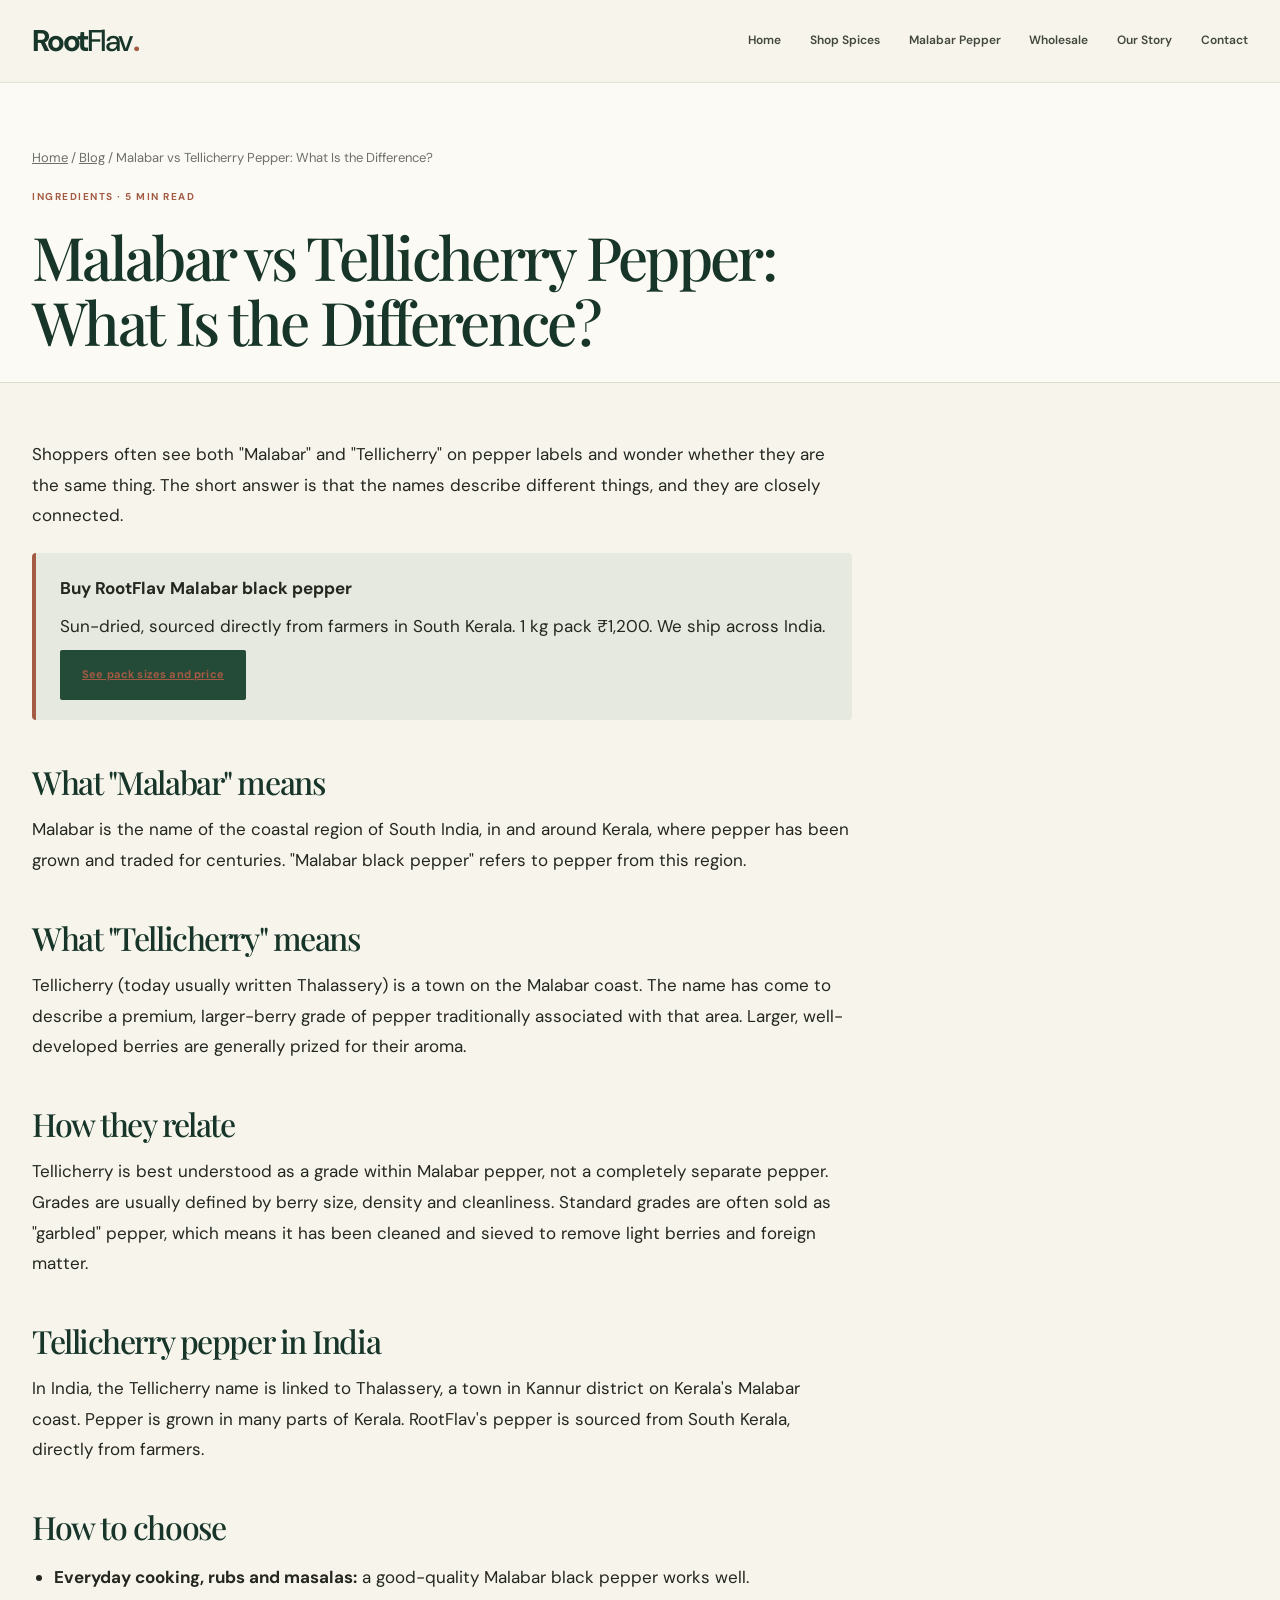
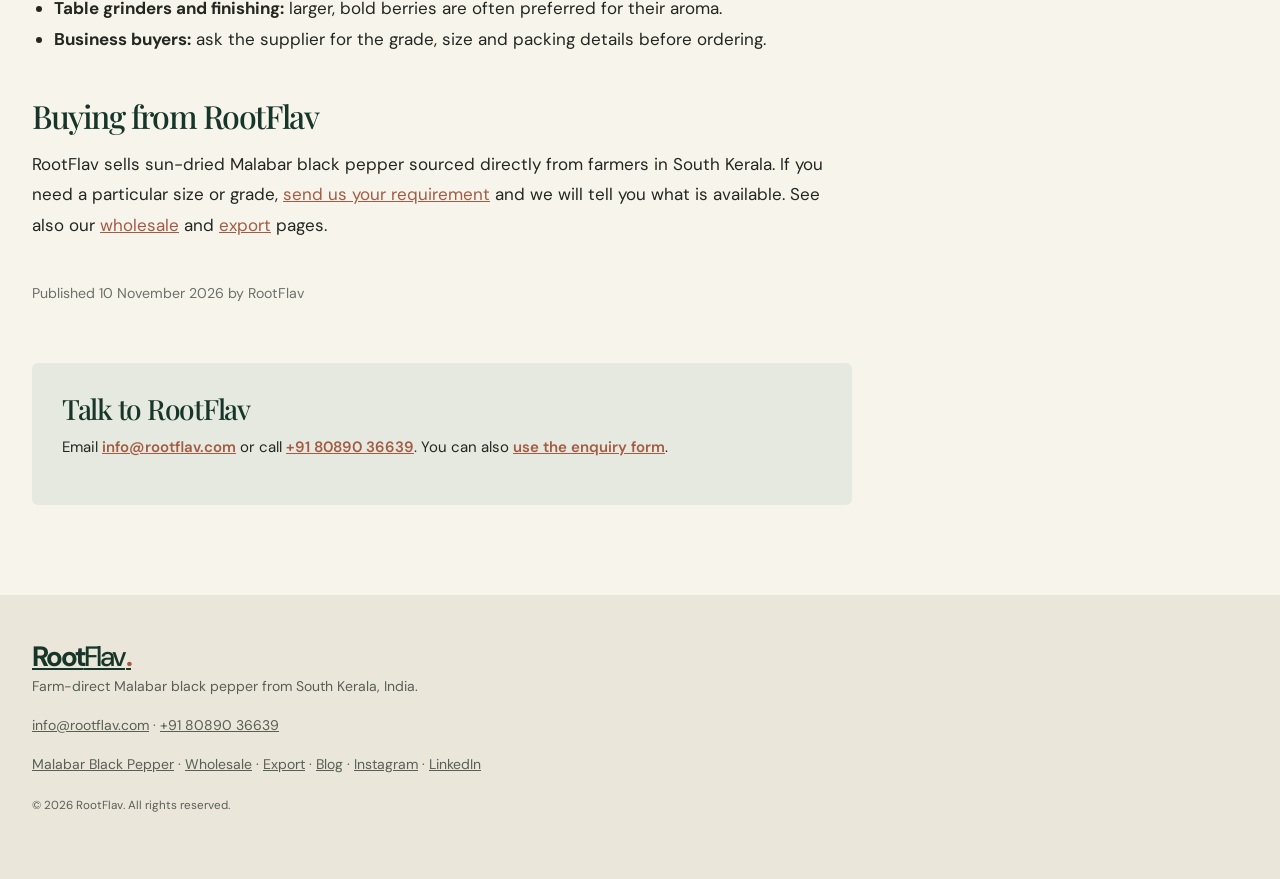
<file: blog/malabar-vs-tellicherry-pepper/index.html>
<!doctype html>
<html lang="en-IN">
<head>
  <meta charset="utf-8">
  <meta name="viewport" content="width=device-width, initial-scale=1">
  <meta name="theme-color" content="#f7f4ec">
  <title>Malabar vs Tellicherry Pepper: What Is the Difference? | RootFlav</title>
  <meta name="description" content="Malabar and Tellicherry are two names you see on black pepper labels. Learn what each means, how they relate, and how to choose.">
  <meta name="robots" content="index, follow, max-image-preview:large">
  <link rel="canonical" href="https://rootflav.com/blog/malabar-vs-tellicherry-pepper/">
  <meta property="og:site_name" content="RootFlav">
  <meta property="og:locale" content="en_IN">
  <meta property="og:type" content="article">
  <meta property="og:title" content="Malabar vs Tellicherry Pepper: What Is the Difference? | RootFlav">
  <meta property="og:description" content="Malabar and Tellicherry are two names you see on black pepper labels. Learn what each means, how they relate, and how to choose.">
  <meta property="og:url" content="https://rootflav.com/blog/malabar-vs-tellicherry-pepper/">
  <meta property="og:image" content="https://rootflav.com/images/spices-herov2.jpg">
  <meta name="twitter:card" content="summary_large_image">
  <link rel="preconnect" href="https://fonts.googleapis.com">
  <link rel="preconnect" href="https://fonts.gstatic.com" crossorigin>
  <link href="https://fonts.googleapis.com/css2?family=DM+Sans:wght@400;500;600;700&family=Playfair+Display:wght@500;600;700&display=swap" rel="stylesheet">
  <link rel="stylesheet" href="/styles.css">
  <script type="application/ld+json">{
  "@context": "https://schema.org",
  "@graph": [
    {
      "@type": "Organization",
      "@id": "https://rootflav.com/#organization",
      "name": "RootFlav",
      "url": "https://rootflav.com/",
      "email": "info@rootflav.com",
      "telephone": "+918089036639"
    },
    {
      "@type": "BreadcrumbList",
      "itemListElement": [
        {
          "@type": "ListItem",
          "position": 1,
          "name": "Home",
          "item": "https://rootflav.com/"
        },
        {
          "@type": "ListItem",
          "position": 2,
          "name": "Blog",
          "item": "https://rootflav.com/blog/"
        },
        {
          "@type": "ListItem",
          "position": 3,
          "name": "Malabar vs Tellicherry Pepper: What Is the Difference?",
          "item": "https://rootflav.com/blog/malabar-vs-tellicherry-pepper/"
        }
      ]
    },
    {
      "@type": "Article",
      "@id": "https://rootflav.com/blog/malabar-vs-tellicherry-pepper/#article",
      "headline": "Malabar vs Tellicherry Pepper: What Is the Difference?",
      "description": "Malabar and Tellicherry are two names you see on black pepper labels. Learn what each means, how they relate, and how to choose.",
      "datePublished": "2026-11-10",
      "dateModified": "2026-11-19",
      "inLanguage": "en-IN",
      "image": "https://rootflav.com/images/spices-herov2.jpg",
      "mainEntityOfPage": "https://rootflav.com/blog/malabar-vs-tellicherry-pepper/",
      "author": {
        "@id": "https://rootflav.com/#organization"
      },
      "publisher": {
        "@id": "https://rootflav.com/#organization"
      }
    }
  ]
}</script>
</head>
<body>
  <a class="skip-link" href="#main-content">Skip to content</a>
  <header class="site-header sub-header">
    <div class="container nav-shell">
      <a class="wordmark" href="/" aria-label="RootFlav home">Root<span>Flav</span><i aria-hidden="true">.</i></a>
      <nav class="main-nav" aria-label="Main navigation">
        <a href="/">Home</a>
        <a href="/#shop">Shop Spices</a>
        <a href="/malabar-black-pepper/">Malabar Pepper</a>
        <a href="/wholesale/">Wholesale</a>
        <a href="/#story">Our Story</a>
        <a href="/#inquiry-form">Contact</a>
      </nav>
    </div>
  </header>
  <main id="main-content">
    <section class="sub-hero">
      <div class="container">
        <nav class="breadcrumbs" aria-label="Breadcrumb"><a href="/">Home</a> <span aria-hidden="true">/</span> <a href="/blog/">Blog</a> <span aria-hidden="true">/</span> <span>Malabar vs Tellicherry Pepper: What Is the Difference?</span></nav>
        <p class="eyebrow">Ingredients · 5 min read</p>
        <h1>Malabar vs Tellicherry Pepper: What Is the Difference?</h1>
      </div>
    </section>
    <div class="container sub-body">
      <div class="seo-prose">
        <p>Shoppers often see both "Malabar" and "Tellicherry" on pepper labels and wonder whether they are the same thing. The short answer is that the names describe different things, and they are closely connected.</p>
        <div class="buy-box"><p><strong>Buy RootFlav Malabar black pepper</strong></p><p>Sun-dried, sourced directly from farmers in South Kerala. 1 kg pack ₹1,200. We ship across India.</p><p><a class="button button-primary" href="/malabar-black-pepper/">See pack sizes and price</a></p></div>
        
        <h2>What "Malabar" means</h2>
        <p>Malabar is the name of the coastal region of South India, in and around Kerala, where pepper has been grown and traded for centuries. "Malabar black pepper" refers to pepper from this region.</p>
        <h2>What "Tellicherry" means</h2>
        <p>Tellicherry (today usually written Thalassery) is a town on the Malabar coast. The name has come to describe a premium, larger-berry grade of pepper traditionally associated with that area. Larger, well-developed berries are generally prized for their aroma.</p>
        <h2>How they relate</h2>
        <p>Tellicherry is best understood as a grade within Malabar pepper, not a completely separate pepper. Grades are usually defined by berry size, density and cleanliness. Standard grades are often sold as "garbled" pepper, which means it has been cleaned and sieved to remove light berries and foreign matter.</p>
        <h2>Tellicherry pepper in India</h2>
        <p>In India, the Tellicherry name is linked to Thalassery, a town in Kannur district on Kerala's Malabar coast. Pepper is grown in many parts of Kerala. RootFlav's pepper is sourced from South Kerala, directly from farmers.</p>
        <h2>How to choose</h2>
        <ul>
          <li><strong>Everyday cooking, rubs and masalas:</strong> a good-quality Malabar black pepper works well.</li>
          <li><strong>Table grinders and finishing:</strong> larger, bold berries are often preferred for their aroma.</li>
          <li><strong>Business buyers:</strong> ask the supplier for the grade, size and packing details before ordering.</li>
        </ul>
        <h2>Buying from RootFlav</h2>
        <p>RootFlav sells sun-dried Malabar black pepper sourced directly from farmers in South Kerala. If you need a particular size or grade, <a href="/#inquiry-form">send us your requirement</a> and we will tell you what is available. See also our <a href="/wholesale/">wholesale</a> and <a href="/export/">export</a> pages.</p>
        <p class="article-date"><small>Published 10 November 2026 by RootFlav</small></p>
      </div>
      <div class="sub-cta"><h2>Talk to RootFlav</h2><p>Email <a href="mailto:info@rootflav.com">info@rootflav.com</a> or call <a href="tel:+918089036639">+91 80890 36639</a>. You can also <a href="/#inquiry-form">use the enquiry form</a>.</p></div>
    </div>
  </main>
  <footer class="site-footer">
    <div class="container sub-footer">
      <a class="wordmark wordmark-footer" href="/" aria-label="RootFlav home">Root<span>Flav</span><i aria-hidden="true">.</i></a>
      <p>Farm-direct Malabar black pepper from South Kerala, India.</p>
      <p><a href="mailto:info@rootflav.com">info@rootflav.com</a> · <a href="tel:+918089036639">+91 80890 36639</a></p>
      <p class="sub-footer-links"><a href="/malabar-black-pepper/">Malabar Black Pepper</a> · <a href="/wholesale/">Wholesale</a> · <a href="/export/">Export</a> · <a href="/blog/">Blog</a> · <a href="https://www.instagram.com/rootflav/" rel="noopener noreferrer">Instagram</a> · <a href="https://www.linkedin.com/company/rootflav/" rel="noopener noreferrer">LinkedIn</a></p>
      <p><small>© 2026 RootFlav. All rights reserved.</small></p>
    </div>
  </footer>
</body>
</html>
</file>
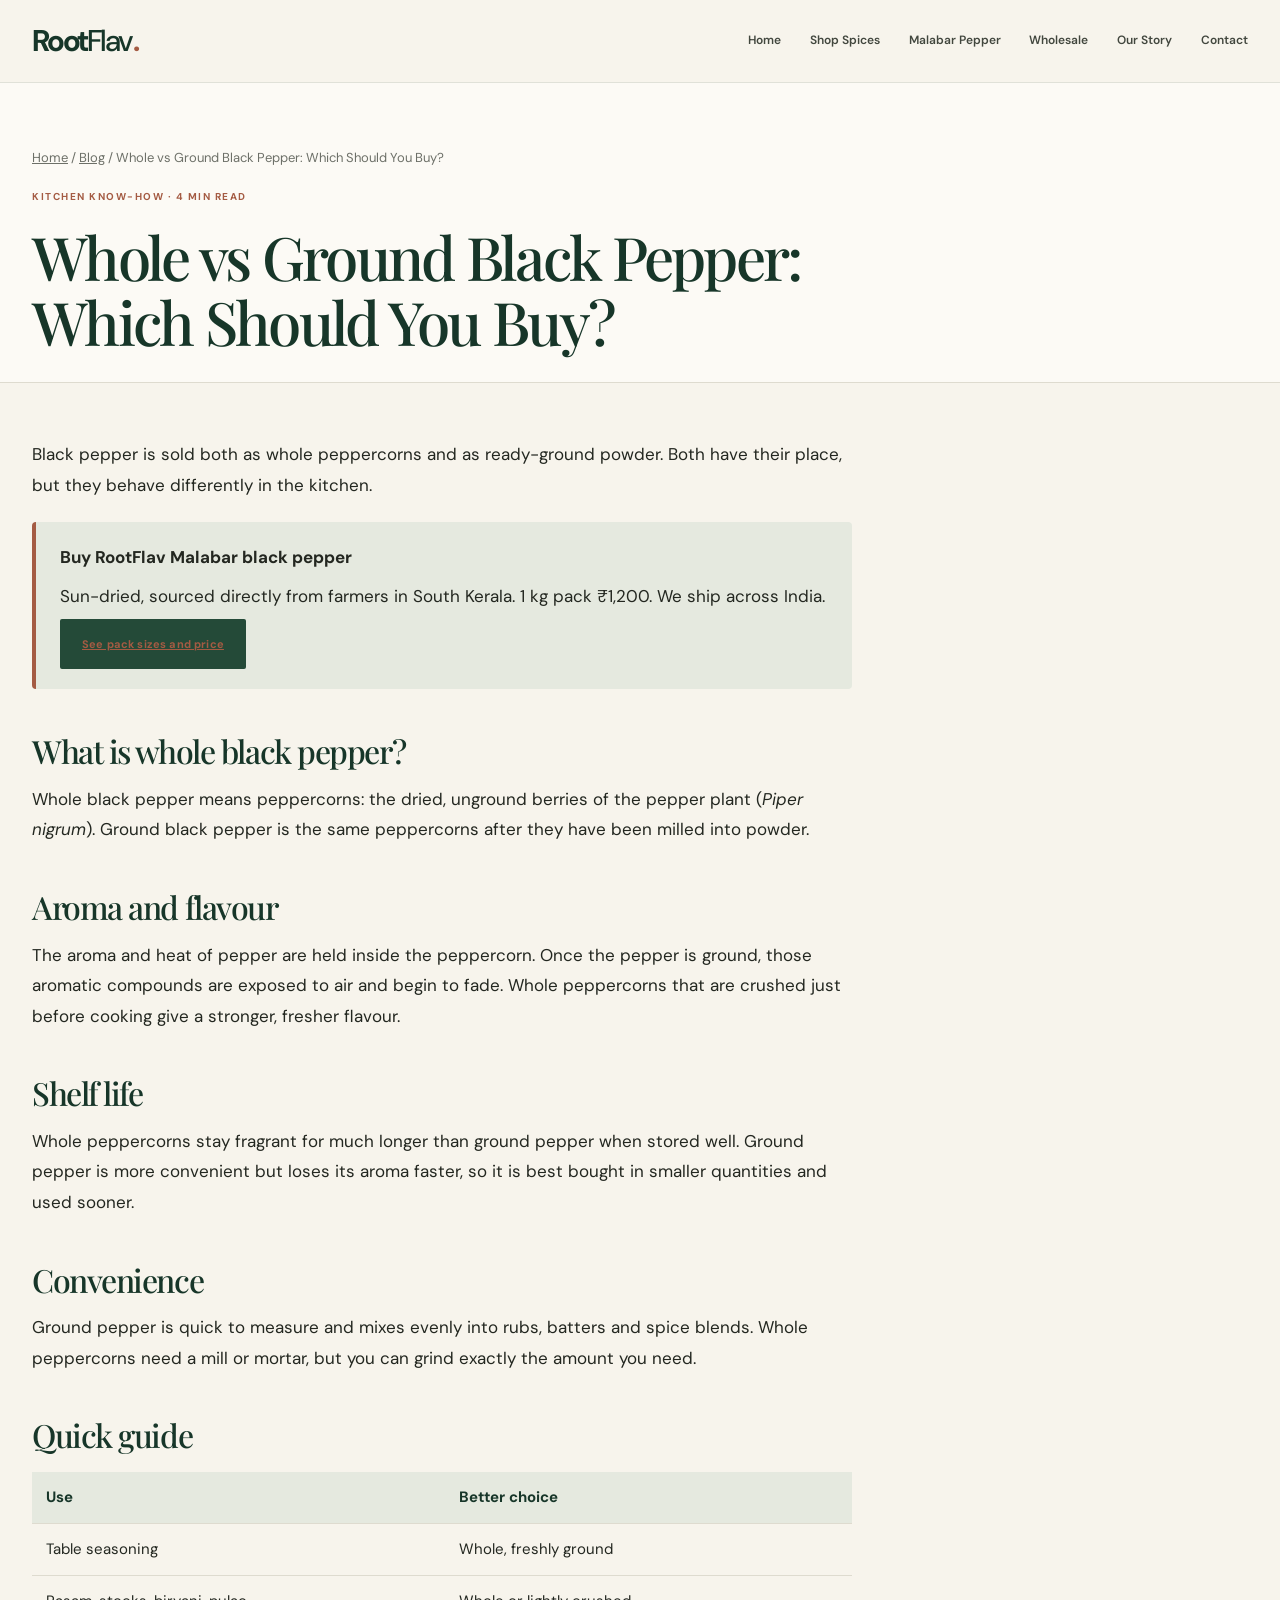
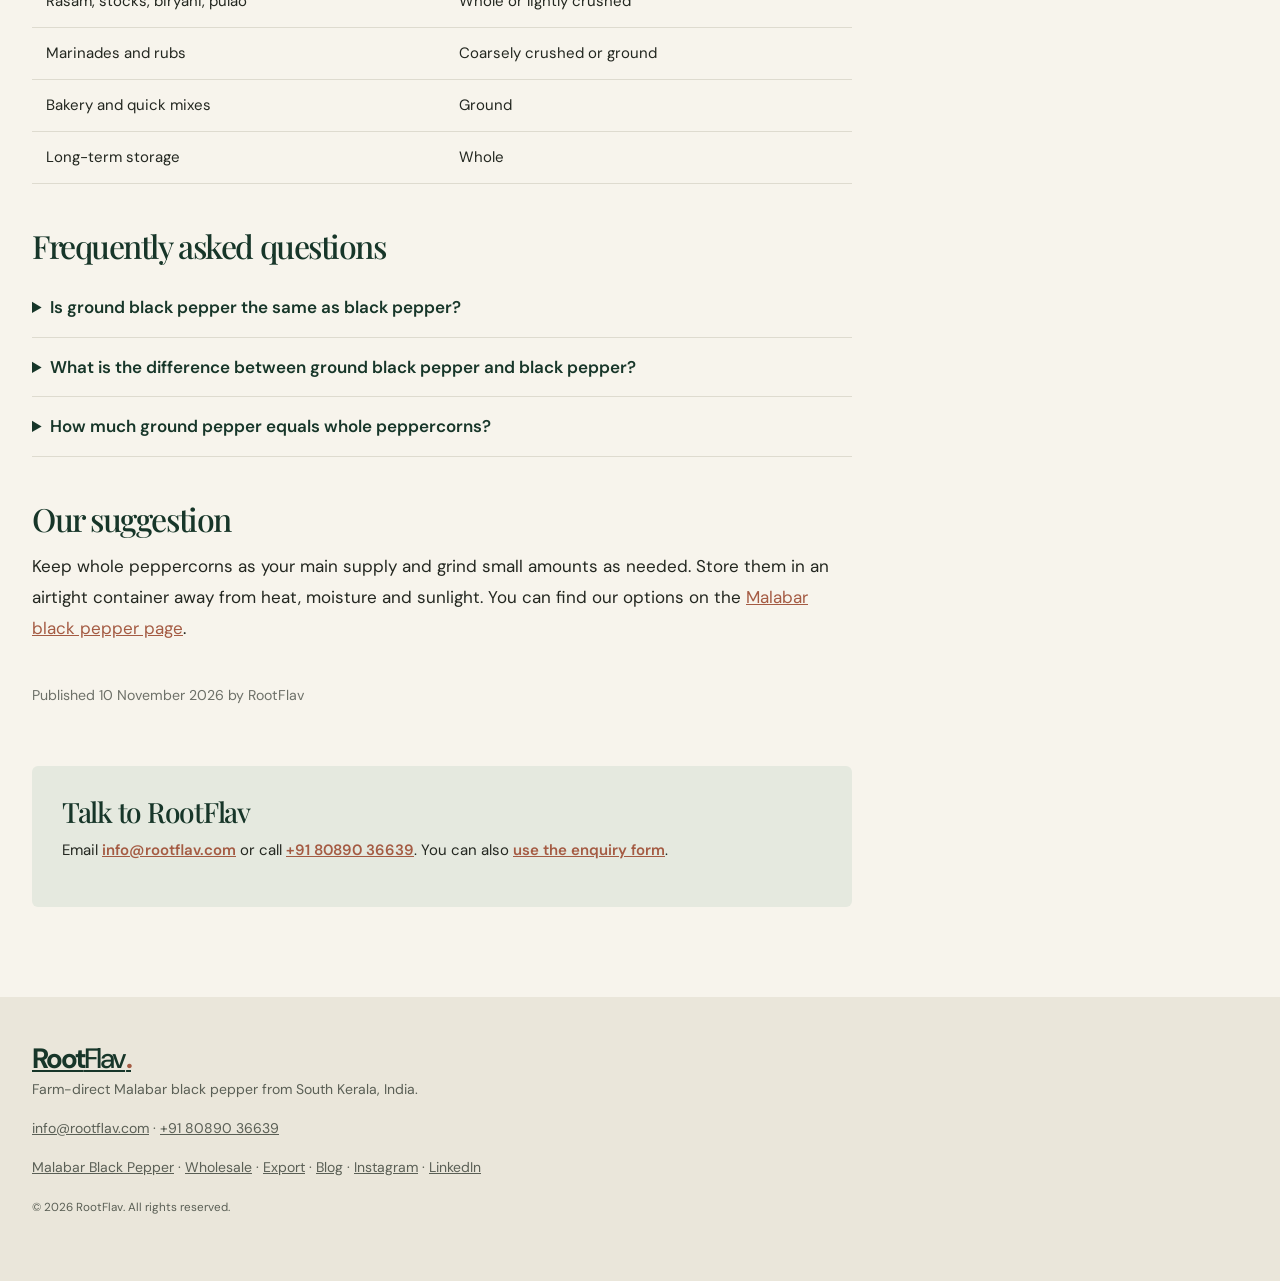
<file: blog/whole-vs-ground-black-pepper/index.html>
<!doctype html>
<html lang="en-IN">
<head>
  <meta charset="utf-8">
  <meta name="viewport" content="width=device-width, initial-scale=1">
  <meta name="theme-color" content="#f7f4ec">
  <title>Whole vs Ground Black Pepper: Which Should You Buy? | RootFlav</title>
  <meta name="description" content="Whole peppercorns or ground pepper? Compare aroma, shelf life, convenience and uses to choose the right black pepper for your kitchen.">
  <meta name="robots" content="index, follow, max-image-preview:large">
  <link rel="canonical" href="https://rootflav.com/blog/whole-vs-ground-black-pepper/">
  <meta property="og:site_name" content="RootFlav">
  <meta property="og:locale" content="en_IN">
  <meta property="og:type" content="article">
  <meta property="og:title" content="Whole vs Ground Black Pepper: Which Should You Buy? | RootFlav">
  <meta property="og:description" content="Whole peppercorns or ground pepper? Compare aroma, shelf life, convenience and uses to choose the right black pepper for your kitchen.">
  <meta property="og:url" content="https://rootflav.com/blog/whole-vs-ground-black-pepper/">
  <meta property="og:image" content="https://rootflav.com/images/spices-herov2.jpg">
  <meta name="twitter:card" content="summary_large_image">
  <link rel="preconnect" href="https://fonts.googleapis.com">
  <link rel="preconnect" href="https://fonts.gstatic.com" crossorigin>
  <link href="https://fonts.googleapis.com/css2?family=DM+Sans:wght@400;500;600;700&family=Playfair+Display:wght@500;600;700&display=swap" rel="stylesheet">
  <link rel="stylesheet" href="/styles.css">
  <script type="application/ld+json">{
  "@context": "https://schema.org",
  "@graph": [
    {
      "@type": "Organization",
      "@id": "https://rootflav.com/#organization",
      "name": "RootFlav",
      "url": "https://rootflav.com/",
      "email": "info@rootflav.com",
      "telephone": "+918089036639"
    },
    {
      "@type": "BreadcrumbList",
      "itemListElement": [
        {
          "@type": "ListItem",
          "position": 1,
          "name": "Home",
          "item": "https://rootflav.com/"
        },
        {
          "@type": "ListItem",
          "position": 2,
          "name": "Blog",
          "item": "https://rootflav.com/blog/"
        },
        {
          "@type": "ListItem",
          "position": 3,
          "name": "Whole vs Ground Black Pepper: Which Should You Buy?",
          "item": "https://rootflav.com/blog/whole-vs-ground-black-pepper/"
        }
      ]
    },
    {
      "@type": "Article",
      "@id": "https://rootflav.com/blog/whole-vs-ground-black-pepper/#article",
      "headline": "Whole vs Ground Black Pepper: Which Should You Buy?",
      "description": "Whole peppercorns or ground pepper? Compare aroma, shelf life, convenience and uses to choose the right black pepper for your kitchen.",
      "datePublished": "2026-11-10",
      "dateModified": "2026-11-19",
      "inLanguage": "en-IN",
      "image": "https://rootflav.com/images/spices-herov2.jpg",
      "mainEntityOfPage": "https://rootflav.com/blog/whole-vs-ground-black-pepper/",
      "author": {
        "@id": "https://rootflav.com/#organization"
      },
      "publisher": {
        "@id": "https://rootflav.com/#organization"
      }
    },
    {
      "@type": "FAQPage",
      "mainEntity": [
        {
          "@type": "Question",
          "name": "Is ground black pepper the same as black pepper?",
          "acceptedAnswer": {
            "@type": "Answer",
            "text": "Yes, it is the same spice in a different form. Ground black pepper is simply whole black peppercorns that have been milled. The difference is freshness: ground pepper loses its aroma faster than whole peppercorns."
          }
        },
        {
          "@type": "Question",
          "name": "What is the difference between ground black pepper and black pepper?",
          "acceptedAnswer": {
            "@type": "Answer",
            "text": "When a recipe says \"black pepper\", it usually means either whole peppercorns or freshly ground pepper. \"Ground black pepper\" specifically means the powdered form. You can swap them, but freshly crushed whole pepper tastes stronger."
          }
        },
        {
          "@type": "Question",
          "name": "How much ground pepper equals whole peppercorns?",
          "acceptedAnswer": {
            "@type": "Answer",
            "text": "Quantities vary with how finely you grind, so start with a little and adjust to taste. Freshly ground pepper is usually stronger than pre-ground, so you may need less of it."
          }
        }
      ]
    }
  ]
}</script>
</head>
<body>
  <a class="skip-link" href="#main-content">Skip to content</a>
  <header class="site-header sub-header">
    <div class="container nav-shell">
      <a class="wordmark" href="/" aria-label="RootFlav home">Root<span>Flav</span><i aria-hidden="true">.</i></a>
      <nav class="main-nav" aria-label="Main navigation">
        <a href="/">Home</a>
        <a href="/#shop">Shop Spices</a>
        <a href="/malabar-black-pepper/">Malabar Pepper</a>
        <a href="/wholesale/">Wholesale</a>
        <a href="/#story">Our Story</a>
        <a href="/#inquiry-form">Contact</a>
      </nav>
    </div>
  </header>
  <main id="main-content">
    <section class="sub-hero">
      <div class="container">
        <nav class="breadcrumbs" aria-label="Breadcrumb"><a href="/">Home</a> <span aria-hidden="true">/</span> <a href="/blog/">Blog</a> <span aria-hidden="true">/</span> <span>Whole vs Ground Black Pepper: Which Should You Buy?</span></nav>
        <p class="eyebrow">Kitchen know-how · 4 min read</p>
        <h1>Whole vs Ground Black Pepper: Which Should You Buy?</h1>
      </div>
    </section>
    <div class="container sub-body">
      <div class="seo-prose">
        <p>Black pepper is sold both as whole peppercorns and as ready-ground powder. Both have their place, but they behave differently in the kitchen.</p>
        <div class="buy-box"><p><strong>Buy RootFlav Malabar black pepper</strong></p><p>Sun-dried, sourced directly from farmers in South Kerala. 1 kg pack ₹1,200. We ship across India.</p><p><a class="button button-primary" href="/malabar-black-pepper/">See pack sizes and price</a></p></div>
        <h2>What is whole black pepper?</h2>
        <p>Whole black pepper means peppercorns: the dried, unground berries of the pepper plant (<em>Piper nigrum</em>). Ground black pepper is the same peppercorns after they have been milled into powder.</p>
        <h2>Aroma and flavour</h2>
        <p>The aroma and heat of pepper are held inside the peppercorn. Once the pepper is ground, those aromatic compounds are exposed to air and begin to fade. Whole peppercorns that are crushed just before cooking give a stronger, fresher flavour.</p>
        <h2>Shelf life</h2>
        <p>Whole peppercorns stay fragrant for much longer than ground pepper when stored well. Ground pepper is more convenient but loses its aroma faster, so it is best bought in smaller quantities and used sooner.</p>
        <h2>Convenience</h2>
        <p>Ground pepper is quick to measure and mixes evenly into rubs, batters and spice blends. Whole peppercorns need a mill or mortar, but you can grind exactly the amount you need.</p>
        <h2>Quick guide</h2>
        <table class="pack-table"><thead><tr><th scope="col">Use</th><th scope="col">Better choice</th></tr></thead><tbody>
          <tr><td>Table seasoning</td><td>Whole, freshly ground</td></tr>
          <tr><td>Rasam, stocks, biryani, pulao</td><td>Whole or lightly crushed</td></tr>
          <tr><td>Marinades and rubs</td><td>Coarsely crushed or ground</td></tr>
          <tr><td>Bakery and quick mixes</td><td>Ground</td></tr>
          <tr><td>Long-term storage</td><td>Whole</td></tr>
        </tbody></table>
        <h2>Frequently asked questions</h2>
        <div class="faq"><details class="faq-item"><summary>Is ground black pepper the same as black pepper?</summary><p>Yes, it is the same spice in a different form. Ground black pepper is simply whole black peppercorns that have been milled. The difference is freshness: ground pepper loses its aroma faster than whole peppercorns.</p></details><details class="faq-item"><summary>What is the difference between ground black pepper and black pepper?</summary><p>When a recipe says "black pepper", it usually means either whole peppercorns or freshly ground pepper. "Ground black pepper" specifically means the powdered form. You can swap them, but freshly crushed whole pepper tastes stronger.</p></details><details class="faq-item"><summary>How much ground pepper equals whole peppercorns?</summary><p>Quantities vary with how finely you grind, so start with a little and adjust to taste. Freshly ground pepper is usually stronger than pre-ground, so you may need less of it.</p></details></div>
        <h2>Our suggestion</h2>
        <p>Keep whole peppercorns as your main supply and grind small amounts as needed. Store them in an airtight container away from heat, moisture and sunlight. You can find our options on the <a href="/malabar-black-pepper/">Malabar black pepper page</a>.</p>
        <p class="article-date"><small>Published 10 November 2026 by RootFlav</small></p>
      </div>
      <div class="sub-cta"><h2>Talk to RootFlav</h2><p>Email <a href="mailto:info@rootflav.com">info@rootflav.com</a> or call <a href="tel:+918089036639">+91 80890 36639</a>. You can also <a href="/#inquiry-form">use the enquiry form</a>.</p></div>
    </div>
  </main>
  <footer class="site-footer">
    <div class="container sub-footer">
      <a class="wordmark wordmark-footer" href="/" aria-label="RootFlav home">Root<span>Flav</span><i aria-hidden="true">.</i></a>
      <p>Farm-direct Malabar black pepper from South Kerala, India.</p>
      <p><a href="mailto:info@rootflav.com">info@rootflav.com</a> · <a href="tel:+918089036639">+91 80890 36639</a></p>
      <p class="sub-footer-links"><a href="/malabar-black-pepper/">Malabar Black Pepper</a> · <a href="/wholesale/">Wholesale</a> · <a href="/export/">Export</a> · <a href="/blog/">Blog</a> · <a href="https://www.instagram.com/rootflav/" rel="noopener noreferrer">Instagram</a> · <a href="https://www.linkedin.com/company/rootflav/" rel="noopener noreferrer">LinkedIn</a></p>
      <p><small>© 2026 RootFlav. All rights reserved.</small></p>
    </div>
  </footer>
</body>
</html>
</file>
<file: styles.css>
/* ==========================================================================
   1. VARIABLES & DESIGN TOKENS
   ========================================================================== */
:root {
  --cream: #f7f4ec;
  --paper: #fcfaf5;
  --sand: #eee8db;
  --green: #244a38;
  --green-dark: #173629;
  --green-soft: #e5e9df;
  --ink: #232720;
  --muted: #6d7068;
  --line: #dedbcf;
  --gold: #bd9543;
  --terracotta: #a45b43;
  --white: #fffefa;
  --serif: "Playfair Display", Georgia, "Times New Roman", serif;
  --sans: "DM Sans", -apple-system, BlinkMacSystemFont, "Segoe UI", sans-serif;
  --container: 1220px;
  --shadow: 0 22px 60px rgba(34, 44, 34, .09);
}


/* ==========================================================================
   2. GLOBAL RESET & BASE STYLES
   ========================================================================== */
* {
  box-sizing: border-box;
}

html {
  scroll-behavior: smooth;
  scroll-padding-top: 92px;
}

body {
  margin: 0;
  background: var(--cream);
  color: var(--ink);
  font-family: var(--sans);
  font-size: 15px;
  line-height: 1.65;
  -webkit-font-smoothing: antialiased;
}

body.is-locked {
  overflow: hidden;
}

img {
  display: block;
  width: 100%;
  height: 100%;
  object-fit: cover;
}

button, input, select, textarea {
  font: inherit;
}

button, a {
  -webkit-tap-highlight-color: transparent;
}

a {
  color: inherit;
  text-decoration: none;
}

button {
  color: inherit;
}

::selection {
  background: #d5d9c8;
  color: var(--green-dark);
}

:focus-visible {
  outline: 3px solid #b99141;
  outline-offset: 3px;
}


/* ==========================================================================
   3. LAYOUT & UTILITIES
   ========================================================================== */
.container {
  width: min(var(--container), calc(100% - 64px));
  margin-inline: auto;
}

.section {
  padding: 100px 0;
}

.skip-link {
  position: absolute;
  left: 12px;
  top: -60px;
  z-index: 1000;
  padding: 10px 14px;
  background: var(--green-dark);
  color: white;
}

.skip-link:focus {
  top: 12px;
}

.sr-only {
  position: absolute;
  width: 1px;
  height: 1px;
  overflow: hidden;
  clip: rect(0,0,0,0);
  white-space: nowrap;
  clip-path: inset(50%);
}


/* ==========================================================================
   4. ANNOUNCEMENT BAR & HEADER / NAVIGATION
   ========================================================================== */
.announcement-bar {
  min-height: 34px;
  padding: 6px 32px;
  display: flex;
  justify-content: space-between;
  align-items: center;
  gap: 24px;
  background: var(--green-dark);
  color: #f9f5e9;
  font-size: 10px;
  letter-spacing: .09em;
  text-transform: uppercase;
}

.announcement-bar p {
  margin: 0;
}

.announcement-bar a {
  opacity: .85;
  transition: opacity .2s ease;
}

.announcement-bar a:hover {
  opacity: 1;
}

.announcement-bar a span {
  color: #d9ba73;
  margin-left: 5px;
}

.site-header {
  position: sticky;
  top: 0;
  z-index: 50;
  background: rgba(247,244,236,.94);
  border-bottom: 1px solid rgba(36,74,56,.11);
  backdrop-filter: blur(18px);
}

.nav-shell {
  min-height: 82px;
  display: flex;
  align-items: center;
  justify-content: space-between;
  gap: 32px;
}

.wordmark {
  display: inline-flex;
  align-items: baseline;
  flex-shrink: 0;
  font-weight: 700;
  font-size: 30px;
  line-height: 1;
  letter-spacing: -.075em;
  color: var(--green-dark);
}

.wordmark span {
  font-weight: 500;
  letter-spacing: -.085em;
}

.wordmark i {
  display: inline-block;
  margin-left: 1px;
  color: var(--terracotta);
  font-style: normal;
}

.main-nav {
  display: flex;
  align-items: center;
  justify-content: center;
  gap: clamp(16px, 2.25vw, 34px);
}

.main-nav a {
  font-size: 12px;
  font-weight: 600;
  color: #42473e;
  position: relative;
  white-space: nowrap;
}

.main-nav a::after {
  content: "";
  position: absolute;
  left: 0;
  right: 100%;
  bottom: -8px;
  height: 1px;
  background: var(--terracotta);
  transition: right .25s ease;
}

.main-nav a:hover::after,
.main-nav a:focus-visible::after {
  right: 0;
}

.nav-actions {
  display: flex;
  align-items: center;
  gap: 8px;
  flex-shrink: 0;
}

.icon-button {
  width: 38px;
  height: 38px;
  padding: 8px;
  display: inline-flex;
  align-items: center;
  justify-content: center;
  position: relative;
  border: 0;
  border-radius: 50%;
  background: transparent;
  cursor: pointer;
  transition: background .2s ease;
}

.icon-button:hover {
  background: #e9e6dc;
}

.icon-button svg,
.search-input-wrap svg {
  width: 21px;
  height: 21px;
  fill: none;
  stroke: currentColor;
  stroke-width: 1.5;
  stroke-linecap: round;
  stroke-linejoin: round;
}

.bag-count {
  position: absolute;
  top: 0;
  right: 0;
  min-width: 16px;
  height: 16px;
  padding: 0 4px;
  border-radius: 50px;
  display: grid;
  place-items: center;
  background: var(--terracotta);
  color: white;
  font-size: 9px;
  line-height: 1;
}

.menu-toggle {
  display: none;
}


/* ==========================================================================
   5. HERO SECTION
   ========================================================================== */
.hero {
  padding: 60px 0 70px;
  overflow: hidden;
}

.hero-grid {
  display: grid;
  grid-template-columns: .94fr 1.06fr;
  gap: clamp(38px, 7vw, 94px);
  align-items: center;
}

.hero-copy {
  padding: 20px 0 18px 4px;
}

.eyebrow {
  display: flex;
  align-items: center;
  gap: 11px;
  margin: 0 0 20px;
  color: var(--terracotta);
  font-size: 10px;
  font-weight: 700;
  letter-spacing: .15em;
  line-height: 1.4;
  text-transform: uppercase;
}

.eyebrow-line {
  display: inline-block;
  width: 28px;
  height: 1px;
  background: currentColor;
}

h1, h2, h3, p {
  margin-top: 0;
}

h1, h2 {
  font-family: var(--serif);
  font-weight: 500;
  letter-spacing: -.045em;
}

.hero h1 {
  max-width: 570px;
  margin-bottom: 23px;
  font-size: clamp(46px, 5.15vw, 72px);
  line-height: 1.08;
}

h1 em, h2 em {
  color: var(--green);
  font-weight: 500;
}

.hero-description {
  max-width: 430px;
  margin-bottom: 31px;
  color: var(--muted);
  font-size: 15px;
  line-height: 1.85;
}

.hero-actions {
  display: flex;
  flex-wrap: wrap;
  gap: 12px;
  align-items: center;
}

.button {
  display: inline-flex;
  min-height: 50px;
  padding: 0 21px;
  gap: 25px;
  align-items: center;
  justify-content: center;
  border: 1px solid transparent;
  border-radius: 2px;
  font-size: 11px;
  font-weight: 700;
  letter-spacing: .015em;
  cursor: pointer;
  transition: transform .18s ease, background .2s ease, border-color .2s ease;
}

.button:hover {
  transform: translateY(-2px);
}

.button-primary {
  background: var(--green);
  color: var(--white);
}

.button-primary:hover {
  background: var(--green-dark);
}

.button-secondary {
  border-color: #c9c7bb;
  background: transparent;
  color: var(--green-dark);
}

.button-secondary:hover {
  border-color: var(--green);
  background: #f0eee5;
}

.button-light {
  background: var(--cream);
  color: var(--green-dark);
}

.button-light:hover {
  background: white;
}

.button-small {
  min-height: 38px;
  padding: 0 12px;
  gap: 9px;
  font-size: 10px;
}

.button-disabled,
.button:disabled {
  cursor: not-allowed;
  transform: none;
  opacity: .65;
}

.hero-note {
  display: flex;
  align-items: center;
  gap: 12px;
  margin-top: 42px;
  font-size: 10px;
  line-height: 1.5;
  color: var(--muted);
}

.hero-note strong {
  color: var(--green-dark);
  font-size: 11px;
  font-weight: 700;
}

.note-mark {
  width: 29px;
  height: 29px;
  display: grid;
  place-items: center;
  border: 1px solid #c4b88e;
  border-radius: 50%;
  color: var(--gold);
  font-size: 16px;
}

.hero-visual {
  position: relative;
  min-height: 470px;
  height: min(45vw, 560px);
}

.hero-photo {
  position: absolute;
  inset: 0;
  object-position: center;
  border-radius: 2px;
}

.hero-visual::after {
  content: "";
  position: absolute;
  inset: 46% 0 0;
  background: linear-gradient(180deg, transparent, rgba(25,31,23,.26));
  pointer-events: none;
}

.photo-caption {
  position: absolute;
  bottom: 27px;
  left: 27px;
  z-index: 2;
  display: flex;
  align-items: center;
  gap: 11px;
  color: #fffdf5;
  font-family: var(--serif);
  font-size: 17px;
  font-style: italic;
}

.caption-rule {
  display: inline-block;
  width: 28px;
  height: 1px;
  background: #f2ddaa;
}

.hero-stamp {
  position: absolute;
  top: 25px;
  right: -22px;
  z-index: 2;
  width: 112px;
  height: 112px;
  display: flex;
  flex-direction: column;
  gap: 2px;
  justify-content: center;
  align-items: center;
  border-radius: 50%;
  background: var(--cream);
  color: var(--green);
  box-shadow: 0 10px 30px rgba(27,42,32,.10);
  transform: rotate(8deg);
}

.hero-stamp span {
  font-size: 7px;
  letter-spacing: .13em;
  font-weight: 700;
}

.hero-stamp b {
  font-family: var(--serif);
  font-size: 24px;
  font-weight: 500;
  line-height: 1.05;
}


/* ==========================================================================
   6. VALUES STRIP
   ========================================================================== */
.values-strip {
  border-top: 1px solid var(--line);
  border-bottom: 1px solid var(--line);
  background: #f1eee5;
}

.values-grid {
  display: grid;
  grid-template-columns: repeat(3, 1fr);
}

.value-item {
  display: flex;
  gap: 17px;
  align-items: center;
  justify-content: center;
  padding: 22px 20px;
  border-right: 1px solid var(--line);
}

.value-item:first-child {
  border-left: 1px solid var(--line);
}

.value-number {
  color: var(--terracotta);
  font-size: 9px;
  letter-spacing: .08em;
}

.value-item p {
  margin: 0;
  color: #43483e;
  font-size: 11px;
  font-weight: 600;
}


/* ==========================================================================
   7. SHOP / SPICES SECTION
   ========================================================================== */
.section-heading {
  margin-bottom: 36px;
}

.heading-row {
  display: flex;
  justify-content: space-between;
  align-items: end;
  gap: 36px;
}

.section-heading .eyebrow {
  margin-bottom: 11px;
}

h2 {
  margin-bottom: 0;
  font-size: clamp(36px, 4vw, 51px);
  line-height: 1.14;
}

.heading-aside {
  width: 330px;
  padding-bottom: 3px;
}

.heading-aside p,
.heading-note {
  color: var(--muted);
  font-size: 12px;
  line-height: 1.8;
  margin-bottom: 13px;
}

.heading-note {
  max-width: 320px;
  margin-bottom: 3px;
}

.text-link {
  display: inline-flex;
  align-items: center;
  gap: 14px;
  color: var(--green);
  border-bottom: 1px solid #b6b9a9;
  padding-bottom: 5px;
  font-size: 11px;
  font-weight: 700;
  transition: gap .2s ease;
}

.text-link:hover {
  gap: 19px;
}

.section-shop {
  background: var(--paper);
}

.spice-grid {
  display: grid;
  grid-template-columns: repeat(3, 1fr);
  gap: 34px 25px;
}

.spice-card {
  min-width: 0;
}

.spice-image-link {
  display: block;
  position: relative;
  aspect-ratio: 1.36 / 1;
  overflow: hidden;
  background: var(--sand);
}

.spice-image-link img {
  transition: transform .55s cubic-bezier(.2,.65,.3,1);
}

.spice-card:hover .spice-image-link img {
  transform: scale(1.045);
}

.image-arrow,
.journal-arrow {
  position: absolute;
  right: 13px;
  bottom: 13px;
  display: grid;
  width: 34px;
  height: 34px;
  place-items: center;
  border-radius: 50%;
  background: var(--cream);
  color: var(--green);
  font-size: 15px;
  transition: background .2s ease, color .2s ease;
}

.spice-card:hover .image-arrow,
.journal-card:hover .journal-arrow {
  background: var(--green);
  color: white;
}

.spice-meta {
  display: flex;
  justify-content: space-between;
  gap: 10px;
  align-items: end;
  padding-top: 15px;
}

.spice-meta h3 {
  margin: 0 0 3px;
  color: var(--green-dark);
  font-family: var(--serif);
  font-size: 23px;
  font-weight: 500;
  letter-spacing: -.025em;
}

.spice-meta p {
  margin: 0;
  color: #818176;
  font-size: 10px;
}

.spice-explore {
  display: inline-flex;
  flex-shrink: 0;
  align-items: center;
  gap: 7px;
  padding-bottom: 2px;
  color: var(--green);
  font-size: 10px;
  font-weight: 700;
}

.spice-explore:hover {
  color: var(--terracotta);
}

.search-empty {
  padding: 25px;
  border: 1px solid var(--line);
  color: var(--muted);
  text-align: center;
}


/* ==========================================================================
   8. FEATURED / PRODUCTS SECTION
   ========================================================================== */
.section-featured {
  background: #eeeadf;
}

.product-grid {
  display: grid;
  grid-template-columns: repeat(3, 1fr);
  gap: 23px;
}

.product-card {
  background: var(--paper);
  border: 1px solid rgba(36,74,56,.07);
  min-width: 0;
}

.product-image {
  position: relative;
  height: 245px;
  overflow: hidden;
  background: var(--sand);
}

.product-image img {
  transition: transform .45s ease;
}

.product-card:hover .product-image img {
  transform: scale(1.035);
}

.product-tag {
  position: absolute;
  left: 13px;
  top: 13px;
  display: inline-block;
  padding: 5px 8px;
  background: rgba(247,244,236,.94);
  color: var(--green);
  font-size: 8px;
  font-weight: 700;
  letter-spacing: .09em;
  text-transform: uppercase;
}

.product-info {
  padding: 20px 20px 18px;
}

.product-kicker {
  margin: 0 0 3px;
  color: var(--terracotta);
  font-size: 9px;
  letter-spacing: .12em;
  text-transform: uppercase;
  font-weight: 700;
}

.product-info h3 {
  margin: 0 0 6px;
  font-family: var(--serif);
  font-size: 25px;
  font-weight: 500;
  letter-spacing: -.03em;
}

.product-desc {
  min-height: 42px;
  margin-bottom: 18px;
  color: var(--muted);
  font-size: 11px;
  line-height: 1.65;
}

.select-label {
  display: block;
  margin-bottom: 6px;
  color: #5b6057;
  font-size: 10px;
  font-weight: 600;
}

.pack-select {
  display: block;
  width: 100%;
  height: 38px;
  padding: 0 10px;
  border: 1px solid var(--line);
  border-radius: 0;
  background: transparent;
  color: var(--ink);
  font-size: 10px;
}

.product-bottom {
  margin-top: 17px;
  display: flex;
  justify-content: space-between;
  align-items: center;
  gap: 10px;
}

.price-placeholder {
  color: #7b7d73;
  font-size: 9px;
  font-weight: 600;
}

.catalogue-notice {
  display: flex;
  align-items: flex-start;
  gap: 9px;
  margin: 26px 0 0;
  color: #73766d;
  font-size: 10px;
  line-height: 1.6;
}

.catalogue-notice span {
  color: var(--terracotta);
  font-size: 15px;
}


/* ==========================================================================
   9. STORY SECTION
   ========================================================================== */
.section-story {
  background: var(--cream);
}

.story-grid {
  display: grid;
  grid-template-columns: 1.04fr .96fr;
  gap: clamp(45px, 8vw, 105px);
  align-items: center;
}

.story-image-wrap {
  position: relative;
  height: 520px;
  background: var(--sand);
}

.story-image-wrap img {
  object-position: center;
}

.image-index {
  position: absolute;
  bottom: 0;
  left: 0;
  padding: 14px 17px;
  background: var(--cream);
  color: var(--green);
  font-size: 8px;
  letter-spacing: .13em;
  font-weight: 700;
}

.image-index b {
  margin-left: 20px;
  color: var(--terracotta);
  font-weight: 500;
}

.story-copy {
  max-width: 500px;
}

.story-copy .eyebrow {
  margin-bottom: 16px;
}

.story-copy h2 {
  margin-bottom: 25px;
}

.story-copy > p:not(.eyebrow):not(.editorial-note) {
  color: var(--muted);
  font-size: 13px;
  line-height: 1.9;
}

.story-copy .button {
  margin-top: 12px;
}

.editorial-note {
  margin: 24px 0 0;
  padding-left: 14px;
  border-left: 1px solid #b9b8a7;
  color: #7d7d70;
  font-size: 10px;
  line-height: 1.75;
}


/* ==========================================================================
   10. JOURNAL SECTION
   ========================================================================== */
.section-journal {
  background: var(--paper);
}

.journal-grid {
  display: grid;
  grid-template-columns: repeat(3, 1fr);
  gap: 23px;
}

.journal-card {
  min-width: 0;
}

.journal-image {
  display: block;
  position: relative;
  overflow: hidden;
  aspect-ratio: 1.42 / 1;
  background: var(--sand);
}

.journal-image img {
  transition: transform .5s ease;
}

.journal-card:hover .journal-image img {
  transform: scale(1.04);
}

.journal-content {
  padding: 18px 2px 0;
}

.journal-category {
  margin: 0 0 9px;
  color: var(--terracotta);
  font-size: 9px;
  font-weight: 700;
  letter-spacing: .09em;
  text-transform: uppercase;
}

.journal-content h3 {
  max-width: 340px;
  margin: 0 0 9px;
  font-family: var(--serif);
  font-size: 23px;
  line-height: 1.3;
  font-weight: 500;
  letter-spacing: -.025em;
}

.journal-content > p:not(.journal-category) {
  margin-bottom: 17px;
  color: var(--muted);
  font-size: 11px;
  line-height: 1.75;
}

.journal-placeholder-note {
  margin: 30px 0 0;
  color: #838479;
  font-size: 10px;
}


/* ==========================================================================
   11. BUSINESS / WHOLESALE SECTION
   ========================================================================== */
.section-business {
  background: var(--green-dark);
  color: var(--cream);
  padding: 92px 0;
}

.business-grid {
  display: grid;
  grid-template-columns: 1fr .94fr;
  gap: clamp(45px, 8vw, 100px);
  align-items: center;
}

.eyebrow-light {
  color: #d6b66e;
}

.business-copy h2 {
  max-width: 570px;
  margin-bottom: 23px;
  color: var(--cream);
}

.business-copy h2 em {
  color: #d5bf91;
}

.business-copy > p:not(.eyebrow) {
  max-width: 490px;
  margin-bottom: 28px;
  color: #d6d8ce;
  font-size: 12px;
  line-height: 1.9;
}

.business-actions {
  display: flex;
  flex-wrap: wrap;
  align-items: center;
  gap: 23px;
}

.light-text-link {
  color: #f4efe3;
  font-size: 10px;
  font-weight: 700;
  border-bottom: 1px solid rgba(244,239,227,.45);
  padding-bottom: 4px;
}

.light-text-link span {
  margin-left: 9px;
  color: #d6b66e;
}

.business-footnote {
  display: flex;
  align-items: center;
  gap: 9px;
  margin-top: 35px;
  color: #bfc8ba;
  font-size: 9px;
}

.business-dot {
  width: 6px;
  height: 6px;
  border-radius: 50%;
  background: #d6b66e;
}

.business-photo-wrap {
  position: relative;
  height: 425px;
  background: #3c4e3e;
}

.business-photo-wrap::after {
  content: "";
  position: absolute;
  inset: 48% 0 0;
  background: linear-gradient(180deg, transparent, rgba(13,32,22,.5));
}

.business-photo-label {
  position: absolute;
  right: 0;
  bottom: 0;
  z-index: 2;
  width: 190px;
  padding: 19px 20px 20px;
  background: #efe8d7;
  color: var(--green-dark);
}

.business-photo-label span {
  display: block;
  margin-bottom: 10px;
  color: var(--terracotta);
  font-size: 8px;
  letter-spacing: .14em;
  font-weight: 700;
}

.business-photo-label b {
  display: block;
  font-family: var(--serif);
  font-size: 18px;
  line-height: 1.25;
  font-weight: 500;
}


/* ==========================================================================
   12. EXPORT SECTION
   ========================================================================== */
.section-export {
  background: #f0ece1;
}

.export-grid {
  display: grid;
  grid-template-columns: .96fr 1.04fr;
  align-items: center;
  gap: clamp(48px, 8vw, 105px);
}

.export-image {
  position: relative;
  height: 420px;
  background: var(--sand);
}

.export-image img {
  object-position: center;
}

.export-side-note {
  position: absolute;
  left: 0;
  bottom: 0;
  width: 205px;
  padding: 18px 17px;
  background: var(--terracotta);
  color: #fff9ed;
  font-family: var(--serif);
  font-size: 17px;
  line-height: 1.3;
  font-style: italic;
}

.export-copy {
  max-width: 510px;
}

.export-copy h2 {
  margin-bottom: 23px;
}

.export-copy > p:not(.eyebrow):not(.editorial-note) {
  margin-bottom: 17px;
  color: var(--muted);
  font-size: 12px;
  line-height: 1.9;
}

.export-copy .button {
  margin-top: 12px;
}


/* ==========================================================================
   13. TRANSPARENCY SECTION
   ========================================================================== */
.section-transparency {
  padding: 85px 0 80px;
  background: var(--paper);
}

.transparency-intro {
  max-width: 620px;
  margin: 0 auto 46px;
  text-align: center;
}

.transparency-intro .eyebrow {
  justify-content: center;
}

.transparency-intro h2 {
  margin-bottom: 15px;
}

.transparency-intro > p:last-child {
  margin: 0 auto;
  max-width: 440px;
  color: var(--muted);
  font-size: 12px;
}

.transparency-grid {
  display: grid;
  grid-template-columns: repeat(4, 1fr);
  border-top: 1px solid var(--line);
  border-bottom: 1px solid var(--line);
}

.transparency-grid article {
  padding: 25px 22px 28px;
  border-right: 1px solid var(--line);
}

.transparency-grid article:first-child {
  border-left: 1px solid var(--line);
}

.transparency-index {
  color: var(--terracotta);
  font-size: 10px;
  letter-spacing: .08em;
}

.transparency-grid h3 {
  margin: 14px 0 8px;
  color: var(--green-dark);
  font-family: var(--serif);
  font-size: 20px;
  font-weight: 500;
}

.transparency-grid p {
  margin: 0;
  color: var(--muted);
  font-size: 10px;
  line-height: 1.8;
}

.transparency-note {
  max-width: 890px;
  margin: 20px auto 0;
  color: #818176;
  font-size: 9px;
  text-align: center;
}


/* ==========================================================================
   14. NEWSLETTER SECTION
   ========================================================================== */
.newsletter-section {
  padding: 65px 0;
  background: var(--green);
  color: var(--cream);
}

.newsletter-grid {
  display: grid;
  grid-template-columns: 1fr 1fr;
  gap: 60px;
  align-items: center;
}

.newsletter-grid h2 {
  max-width: 530px;
  margin-bottom: 12px;
}

.newsletter-grid h2 em {
  color: #d8c18e;
}

.newsletter-grid > div > p:last-child {
  margin: 0;
  color: #d6d8ce;
  font-size: 11px;
}

.newsletter-form {
  width: 100%;
}

.email-field {
  display: flex;
  border-bottom: 1px solid #bdc6b9;
}

.email-field input {
  width: 100%;
  min-width: 0;
  padding: 14px 2px;
  border: 0;
  outline: 0;
  background: transparent;
  color: white;
  font-size: 12px;
}

.email-field input::placeholder {
  color: #c4cabe;
  opacity: 1;
}

.email-field input:focus-visible {
  outline: 0;
}

.email-field:focus-within {
  border-color: #e0c47c;
  box-shadow: 0 1px #e0c47c;
}

.email-field button {
  flex-shrink: 0;
  border: 0;
  background: transparent;
  color: #f1d28d;
  font-size: 11px;
  font-weight: 700;
  cursor: pointer;
}

.email-field button span {
  margin-left: 14px;
}

.privacy-note {
  margin: 12px 0 0;
  color: #c1cbbd;
  font-size: 9px;
  line-height: 1.7;
}

.form-message {
  margin: 8px 0 0;
  min-height: 18px;
  font-size: 11px;
}

.form-message.success {
  color: #d6e6bd;
}

.form-message.error {
  color: #ffd1bb;
}


/* ==========================================================================
   15. INQUIRY FORM SECTION
   ========================================================================== */
.inquiry-section {
  background: var(--cream);
  padding: 86px 0 95px;
}

.inquiry-grid {
  display: grid;
  grid-template-columns: .75fr 1.25fr;
  gap: clamp(45px, 9vw, 120px);
}

.inquiry-intro h2 {
  margin-bottom: 22px;
}

.inquiry-intro > p:not(.eyebrow) {
  max-width: 360px;
  color: var(--muted);
  font-size: 12px;
  line-height: 1.9;
}

.inquiry-contact-placeholder {
  display: flex;
  align-items: flex-start;
  gap: 11px;
  margin-top: 33px;
  max-width: 320px;
}

.contact-line {
  display: block;
  width: 27px;
  height: 1px;
  margin-top: 9px;
  flex-shrink: 0;
  background: var(--terracotta);
}

.inquiry-contact-placeholder p {
  margin: 0;
  color: var(--muted);
  font-size: 10px;
  line-height: 1.7;
}

.inquiry-contact-placeholder strong {
  display: block;
  color: var(--green-dark);
  font-weight: 700;
}

.business-form {
  padding: 30px;
  border: 1px solid var(--line);
  background: var(--paper);
}

.form-row {
  display: grid;
  grid-template-columns: 1fr 1fr;
  gap: 16px;
}

.form-field {
  display: flex;
  flex-direction: column;
  margin-bottom: 19px;
}

.form-field label {
  margin-bottom: 7px;
  color: #454a41;
  font-size: 10px;
  font-weight: 700;
}

.form-field label span {
  color: var(--terracotta);
}

.form-field input,
.form-field select,
.form-field textarea {
  width: 100%;
  min-height: 44px;
  border: 1px solid #d8d5c9;
  border-radius: 0;
  padding: 10px 11px;
  background: #fdfbf6;
  color: var(--ink);
  font-size: 11px;
  outline: none;
}

.form-field textarea {
  resize: vertical;
  min-height: 116px;
}

.form-field input::placeholder,
.form-field textarea::placeholder {
  color: #96968b;
}

.form-field input:focus,
.form-field select:focus,
.form-field textarea:focus {
  border-color: var(--green);
  box-shadow: 0 0 0 2px rgba(36,74,56,.09);
}

.form-submit {
  margin-top: 1px;
  min-width: 175px;
}

.form-footnote {
  margin: 16px 0 0;
  color: #848478;
  font-size: 9px;
  line-height: 1.7;
}


/* ==========================================================================
   16. FOOTER & SOCIAL MEDIA ICONS
   ========================================================================== */
.site-footer {
  background: #eae6da;
}

.footer-top {
  display: grid;
  grid-template-columns: 1.45fr 1fr 1fr 1fr 1.2fr;
  gap: 28px;
  padding-top: 60px;
  padding-bottom: 52px;
}

.wordmark-footer {
  font-size: 28px;
}

.footer-brand p {
  max-width: 225px;
  margin: 18px 0 17px;
  color: #676c60;
  font-size: 10px;
  line-height: 1.8;
}

.footer-contact {
  display: inline-flex;
  gap: 10px;
  color: var(--green);
  font-size: 10px;
  font-weight: 700;
  border-bottom: 1px solid #b9bcad;
  padding-bottom: 4px;
}

.footer-brand small {
  display: block;
  margin-top: 10px;
  color: #7b7d72;
  font-size: 8px;
}

/* Social Media Icons */
.social-links {
  display: flex;
  gap: 18px;
  margin-top: 16px;
  align-items: center;
}

.social-links a {
  display: inline-flex;
  align-items: center;
  justify-content: center;
  width: 36px;
  height: 36px;
  border-radius: 50%;
  border: 1px solid rgba(0, 0, 0, 0.15);
  color: inherit;
  transition: background-color 0.2s ease, border-color 0.2s ease;
}

.social-links a:hover {
  background-color: rgba(0, 0, 0, 0.05);
  border-color: rgba(0, 0, 0, 0.3);
}

.footer-col h2 {
  margin: 2px 0 15px;
  font-family: var(--sans);
  font-size: 10px;
  font-weight: 700;
  letter-spacing: .08em;
  text-transform: uppercase;
}

.footer-col a {
  display: block;
  width: fit-content;
  max-width: 100%;
  margin-bottom: 9px;
  color: #676c60;
  font-size: 10px;
  line-height: 1.55;
  transition: color .2s ease;
}

.footer-col a:hover {
  color: var(--terracotta);
}

.footer-col a small {
  display: block;
  color: #898a80;
  font-size: 8px;
}

.footer-bottom {
  min-height: 55px;
  display: flex;
  align-items: center;
  justify-content: space-between;
  gap: 20px;
  border-top: 1px solid #d3d0c4;
  color: #7a7c71;
  font-size: 9px;
}

.footer-bottom p {
  margin: 0;
}

.footer-bottom a {
  color: var(--green);
  font-weight: 700;
}


/* ==========================================================================
   17. MODALS, SEARCH & CART DRAWERS
   ========================================================================== */
.search-panel,
.cart-panel {
  position: fixed;
  inset: 0;
  z-index: 100;
  visibility: hidden;
  opacity: 0;
  pointer-events: none;
  transition: opacity .22s ease, visibility .22s ease;
}

.search-panel.is-open,
.cart-panel.is-open {
  visibility: visible;
  opacity: 1;
  pointer-events: auto;
}

.search-panel-backdrop,
.cart-backdrop {
  position: absolute;
  inset: 0;
  background: rgba(24,37,28,.48);
}

.search-dialog {
  position: relative;
  width: min(660px, calc(100% - 30px));
  margin: 11vh auto 0;
  padding: 30px;
  background: var(--paper);
  box-shadow: var(--shadow);
  transform: translateY(-10px);
  transition: transform .25s ease;
}

.search-panel.is-open .search-dialog {
  transform: translateY(0);
}

.search-dialog-head,
.cart-head {
  display: flex;
  justify-content: space-between;
  gap: 20px;
  align-items: flex-start;
}

.search-dialog-head .eyebrow,
.cart-head .eyebrow {
  margin-bottom: 8px;
}

.search-dialog h2,
.cart-head h2 {
  font-size: 31px;
}

.close-button {
  display: grid;
  place-items: center;
  width: 36px;
  height: 36px;
  flex-shrink: 0;
  border: 1px solid var(--line);
  background: transparent;
  color: var(--green-dark);
  font-size: 25px;
  line-height: 1;
  cursor: pointer;
}

.close-button:hover {
  background: var(--sand);
}

.search-input-wrap {
  display: flex;
  align-items: center;
  gap: 12px;
  margin-top: 27px;
  padding: 0 12px;
  border: 1px solid #d5d2c6;
  background: #fffdf8;
}

.search-input-wrap svg {
  width: 19px;
  height: 19px;
  flex-shrink: 0;
  color: var(--green);
}

.search-input-wrap input {
  width: 100%;
  min-height: 51px;
  border: 0;
  outline: none;
  background: transparent;
  color: var(--ink);
  font-size: 12px;
}

.search-help {
  margin: 10px 0 16px;
  color: var(--muted);
  font-size: 10px;
}

.search-results {
  display: grid;
  grid-template-columns: 1fr 1fr;
  gap: 0 22px;
}

.search-results a {
  display: flex;
  justify-content: space-between;
  gap: 12px;
  padding: 12px 0;
  border-top: 1px solid var(--line);
  color: var(--green-dark);
  font-family: var(--serif);
  font-size: 16px;
}

.search-results a span {
  align-self: center;
  color: #848579;
  font-family: var(--sans);
  font-size: 9px;
  text-align: right;
}

.search-results a:hover {
  color: var(--terracotta);
}

.cart-panel {
  display: flex;
  justify-content: flex-end;
}

.cart-drawer {
  position: relative;
  display: flex;
  flex-direction: column;
  width: min(450px, 100%);
  height: 100%;
  padding: 26px;
  background: var(--paper);
  box-shadow: var(--shadow);
  transform: translateX(20px);
  transition: transform .25s ease;
}

.cart-panel.is-open .cart-drawer {
  transform: translateX(0);
}

.cart-head {
  padding-bottom: 20px;
  border-bottom: 1px solid var(--line);
}

.cart-head h2 {
  font-size: 27px;
}

.cart-head h2 span {
  color: #8b8c80;
  font-family: var(--sans);
  font-size: 13px;
  letter-spacing: 0;
}

.cart-demo-note {
  margin: 18px 0;
  padding: 13px 14px;
  background: #eeeadf;
}

.cart-demo-note strong {
  display: block;
  margin-bottom: 4px;
  color: var(--green);
  font-size: 10px;
}

.cart-demo-note p {
  margin: 0;
  color: #686d61;
  font-size: 9px;
  line-height: 1.7;
}

.cart-items {
  flex: 1;
  overflow-y: auto;
}

.empty-bag {
  padding: 50px 15px;
  text-align: center;
}

.empty-bag > span {
  color: var(--gold);
  font-size: 35px;
}

.empty-bag h3 {
  margin: 15px 0 7px;
  font-family: var(--serif);
  font-size: 24px;
  font-weight: 500;
}

.empty-bag p {
  margin: 0 auto 22px;
  max-width: 240px;
  color: var(--muted);
  font-size: 11px;
}

.cart-item {
  display: grid;
  grid-template-columns: 1fr auto;
  gap: 12px;
  padding: 16px 0;
  border-bottom: 1px solid var(--line);
}

.cart-item h3 {
  margin: 0 0 4px;
  color: var(--green-dark);
  font-family: var(--serif);
  font-size: 17px;
  font-weight: 500;
}

.cart-item p {
  margin: 0;
  color: #7c7d72;
  font-size: 9px;
}

.cart-item-side {
  display: flex;
  align-items: flex-end;
  flex-direction: column;
  justify-content: space-between;
  gap: 10px;
}

.cart-item-side strong {
  color: var(--terracotta);
  font-size: 9px;
}

.remove-item {
  padding: 0;
  border: 0;
  background: transparent;
  color: #777a6f;
  font-size: 9px;
  text-decoration: underline;
  cursor: pointer;
}

.cart-footer {
  padding-top: 18px;
  border-top: 1px solid var(--line);
}

.cart-total-row {
  display: flex;
  justify-content: space-between;
  gap: 15px;
  margin-bottom: 15px;
  color: var(--muted);
  font-size: 10px;
}

.cart-total-row strong {
  color: var(--green-dark);
}

.cart-footer .button {
  width: 100%;
}

.cart-footer > p {
  margin: 10px 0 0;
  color: #848579;
  font-size: 9px;
  text-align: center;
}

.toast {
  position: fixed;
  left: 50%;
  bottom: 24px;
  z-index: 200;
  max-width: calc(100vw - 32px);
  padding: 12px 18px;
  background: var(--green-dark);
  color: white;
  box-shadow: var(--shadow);
  font-size: 11px;
  opacity: 0;
  transform: translate(-50%, 15px);
  pointer-events: none;
  transition: opacity .2s ease, transform .2s ease;
}

.toast.is-visible {
  opacity: 1;
  transform: translate(-50%, 0);
}


/* ==========================================================================
   18. RESPONSIVE MEDIA QUERIES
   ========================================================================== */
@media (max-width: 1100px) {
  .container { width: min(var(--container), calc(100% - 48px)); }
  .nav-shell { gap: 19px; }
  .main-nav { gap: 17px; }
  .main-nav a { font-size: 11px; }
  .account-link { display: none; }
  .hero-grid { gap: 38px; }
  .hero-visual { min-height: 420px; }
  .hero-stamp { right: -13px; }
  .product-image { height: 205px; }
  .product-info { padding: 17px 15px 16px; }
  .product-bottom { align-items: flex-start; flex-direction: column; }
  .product-bottom .button { width: 100%; }
  .footer-top { grid-template-columns: 1.25fr repeat(3, 1fr); }
  .footer-col:last-child { grid-column: 2 / -1; }
}

@media (max-width: 820px) {
  .section { padding: 75px 0; }
  .announcement-bar { padding-inline: 24px; font-size: 9px; }
  .nav-shell { min-height: 70px; }
  .main-nav { display: none; position: absolute; top: 100%; left: 0; right: 0; padding: 12px 24px 22px; border-bottom: 1px solid var(--line); background: var(--cream); box-shadow: 0 18px 25px rgba(32,44,34,.08); }
  .main-nav.is-open { display: flex; align-items: stretch; flex-direction: column; gap: 0; }
  .main-nav a { padding: 13px 0; border-bottom: 1px solid #e4e0d5; font-size: 13px; }
  .main-nav a:last-child { border-bottom: 0; }
  .main-nav a::after { display: none; }
  .menu-toggle { display: inline-flex; }
  .hero { padding-top: 45px; }
  .hero-grid { grid-template-columns: 1fr; gap: 35px; }
  .hero-copy { max-width: 650px; padding: 0; }
  .hero h1 { max-width: 590px; font-size: clamp(47px, 8vw, 70px); }
  .hero-description { max-width: 560px; }
  .hero-note { margin-top: 26px; }
  .hero-visual { min-height: unset; height: clamp(310px, 67vw, 470px); margin-right: 10px; }
  .hero-stamp { right: -10px; width: 100px; height: 100px; }
  .values-grid { grid-template-columns: 1fr; }
  .value-item, .value-item:first-child { justify-content: flex-start; padding: 16px 4px; border: 0; border-bottom: 1px solid var(--line); }
  .value-item:last-child { border-bottom: 0; }
  .value-number { width: 25px; }
  .heading-row { align-items: flex-start; flex-direction: column; gap: 20px; }
  .heading-aside { width: auto; max-width: 410px; }
  .heading-note { max-width: 460px; }
  .spice-grid { gap: 28px 17px; }
  .spice-meta { align-items: flex-start; flex-direction: column; }
  .spice-meta h3 { font-size: 21px; }
  .product-grid { gap: 16px; }
  .product-image { height: 180px; }
  .product-info h3 { font-size: 22px; }
  .product-desc { min-height: 58px; }
  .story-grid, .business-grid, .export-grid { grid-template-columns: 1fr; gap: 38px; }
  .story-image-wrap { height: clamp(330px, 67vw, 500px); }
  .story-copy { max-width: 650px; }
  .business-grid { gap: 40px; }
  .business-photo-wrap { height: clamp(310px, 65vw, 430px); }
  .export-grid { gap: 34px; }
  .export-image { height: clamp(300px, 62vw, 410px); }
  .transparency-grid { grid-template-columns: repeat(2, 1fr); }
  .transparency-grid article:nth-child(3) { border-left: 1px solid var(--line); }
  .transparency-grid article:nth-child(-n+2) { border-bottom: 1px solid var(--line); }
  .newsletter-grid { grid-template-columns: 1fr; gap: 27px; }
  .inquiry-grid { grid-template-columns: 1fr; gap: 32px; }
  .inquiry-intro > p:not(.eyebrow) { max-width: 560px; }
  .inquiry-contact-placeholder { margin-top: 20px; }
  .footer-top { grid-template-columns: repeat(3, 1fr); }
  .footer-brand { grid-column: 1 / -1; }
  .footer-brand p { max-width: 350px; }
  .footer-col:last-child { grid-column: auto; }
}

@media (max-width: 560px) {
  body { font-size: 14px; }
  .container { width: calc(100% - 38px); }
  .section { padding: 62px 0; }
  .announcement-bar { padding: 7px 19px; min-height: 34px; }
  .announcement-bar p { font-size: 8px; letter-spacing: .04em; }
  .announcement-bar a { display: none; }
  .nav-shell { min-height: 66px; }
  .wordmark { font-size: 27px; }
  .nav-actions { gap: 2px; }
  .icon-button { width: 34px; height: 34px; padding: 7px; }
  .hero { padding-top: 37px; padding-bottom: 47px; }
  .hero-grid { gap: 27px; }
  .eyebrow { margin-bottom: 15px; font-size: 9px; letter-spacing: .12em; }
  .hero h1 { margin-bottom: 18px; font-size: clamp(43px, 12.4vw, 59px); }
  .hero-description { margin-bottom: 24px; font-size: 13px; line-height: 1.8; }
  .hero-actions { flex-direction: column; align-items: stretch; gap: 10px; }
  .hero-actions .button { width: 100%; justify-content: space-between; }
  .hero-note { margin-top: 22px; }
  .hero-visual { height: 310px; margin-right: 5px; }
  .hero-stamp { top: 13px; right: -5px; width: 85px; height: 85px; }
  .hero-stamp span { font-size: 6px; }
  .hero-stamp b { font-size: 20px; }
  .photo-caption { bottom: 18px; left: 17px; font-size: 15px; }
  .values-grid { width: calc(100% - 38px); }
  .value-item { padding: 13px 0; }
  .value-item p { font-size: 10px; }
  h2 { font-size: clamp(34px, 9vw, 43px); }
  .section-heading { margin-bottom: 27px; }
  .heading-row { gap: 15px; }
  .heading-aside p, .heading-note { margin-bottom: 8px; font-size: 11px; }
  .spice-grid { grid-template-columns: repeat(2, minmax(0,1fr)); gap: 26px 13px; }
  .spice-image-link { aspect-ratio: 1 / 1; }
  .spice-meta { padding-top: 11px; gap: 7px; }
  .spice-meta h3 { font-size: 20px; line-height: 1.2; }
  .spice-meta p { font-size: 9px; }
  .spice-explore { font-size: 9px; }
  .image-arrow, .journal-arrow { width: 30px; height: 30px; right: 9px; bottom: 9px; }
}


/* ==========================================================================
   SEO SUBPAGES
   ========================================================================== */
.sub-hero { padding: 64px 0 28px; background: var(--paper); border-bottom: 1px solid var(--line); }
.sub-hero h1 { max-width: 880px; margin: 0; font-size: clamp(34px, 5vw, 60px); line-height: 1.08; color: var(--green-dark); }
.breadcrumbs { margin-bottom: 22px; font-size: 13px; color: var(--muted); }
.breadcrumbs a { text-decoration: underline; }
.sub-body { padding: 56px 0 90px; }
.seo-prose { max-width: 820px; font-size: 17px; line-height: 1.8; color: var(--ink); }
.seo-prose h2 { margin: 44px 0 14px; font-size: clamp(24px, 3vw, 32px); color: var(--green-dark); }
.seo-prose a { color: var(--terracotta); text-decoration: underline; }
.sub-img { width: 100%; height: auto; margin: 24px 0 8px; border-radius: 6px; }
.pack-table { width: 100%; margin: 18px 0; border-collapse: collapse; font-size: 15px; }
.pack-table th, .pack-table td { padding: 12px 14px; border-bottom: 1px solid var(--line); text-align: left; }
.pack-table th { background: var(--green-soft); color: var(--green-dark); }
.faq-item { border-bottom: 1px solid var(--line); padding: 14px 0; }
.faq-item summary { cursor: pointer; font-weight: 600; color: var(--green-dark); }
.faq-item p { margin: 10px 0 0; font-size: 16px; }
.sub-cta { max-width: 820px; margin-top: 56px; padding: 30px; background: var(--green-soft); border-radius: 6px; }
.sub-cta h2 { margin: 0 0 10px; font-size: 28px; color: var(--green-dark); }
.sub-cta a { color: var(--terracotta); text-decoration: underline; font-weight: 600; }
.sub-footer { padding: 48px 0; font-size: 14px; line-height: 1.8; color: #5a5f55; }
.sub-footer a { text-decoration: underline; }
.section-pepper-intro { background: var(--paper); }
.section-pepper-intro .seo-prose { font-size: 17px; }
@media (max-width: 820px) {
  .sub-header .nav-shell { flex-direction: column; align-items: flex-start; gap: 6px; padding: 12px 0; min-height: 0; }
  .sub-header .main-nav { display: flex; flex-wrap: wrap; justify-content: flex-start; gap: 6px 18px; position: static; background: none; transform: none; padding: 0; box-shadow: none; opacity: 1; visibility: visible; }
  .container { width: calc(100% - 40px); }
}

.blog-list { display: grid; gap: 28px; max-width: 820px; }
.blog-card { padding-bottom: 28px; border-bottom: 1px solid var(--line); }
.blog-card h2 { margin: 6px 0 10px; font-size: clamp(22px, 3vw, 30px); }
.blog-card h2 a { color: var(--green-dark); }
.seo-prose ul { padding-left: 22px; }
.article-date { margin-top: 36px; color: var(--muted); }

.buy-box { margin: 22px 0; padding: 20px 24px; background: var(--green-soft); border-left: 4px solid var(--terracotta); border-radius: 4px; }
.buy-box p { margin: 0 0 8px; }
.buy-box p:last-child { margin-bottom: 0; }
</file>
